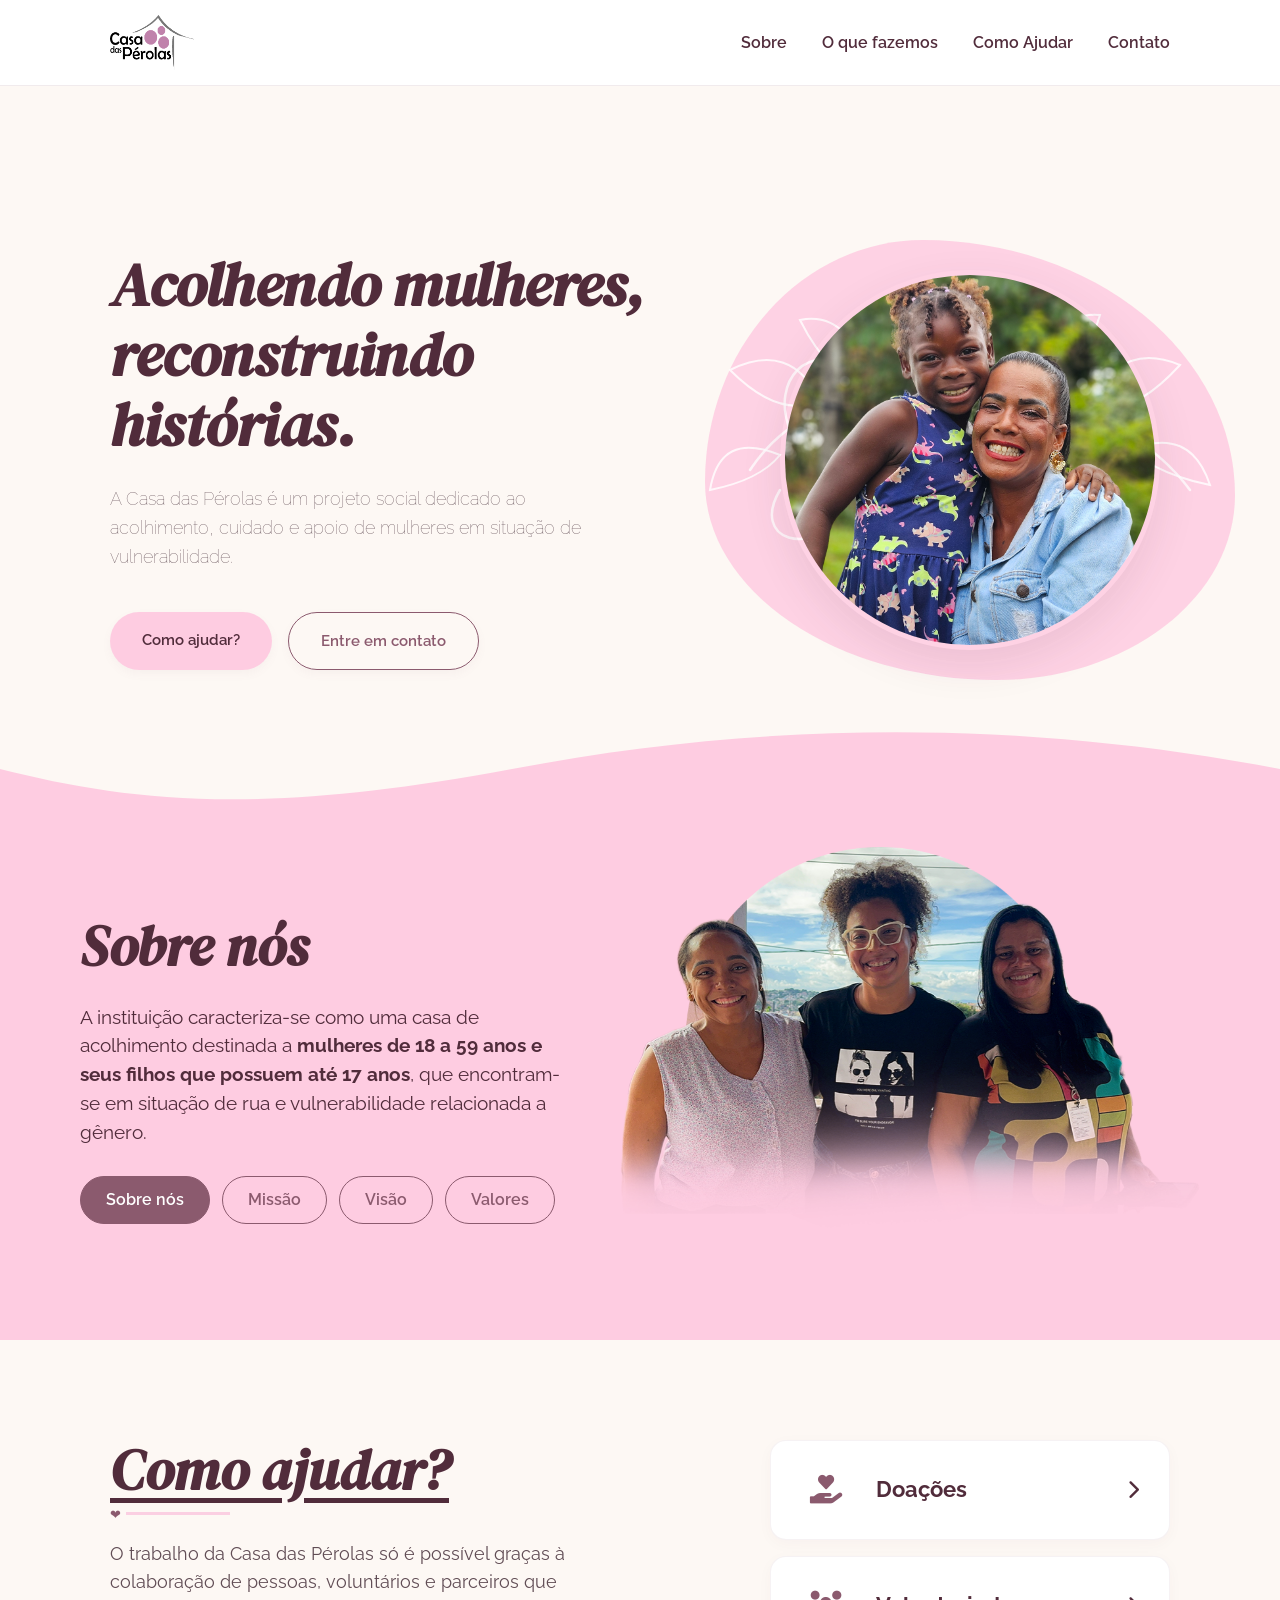
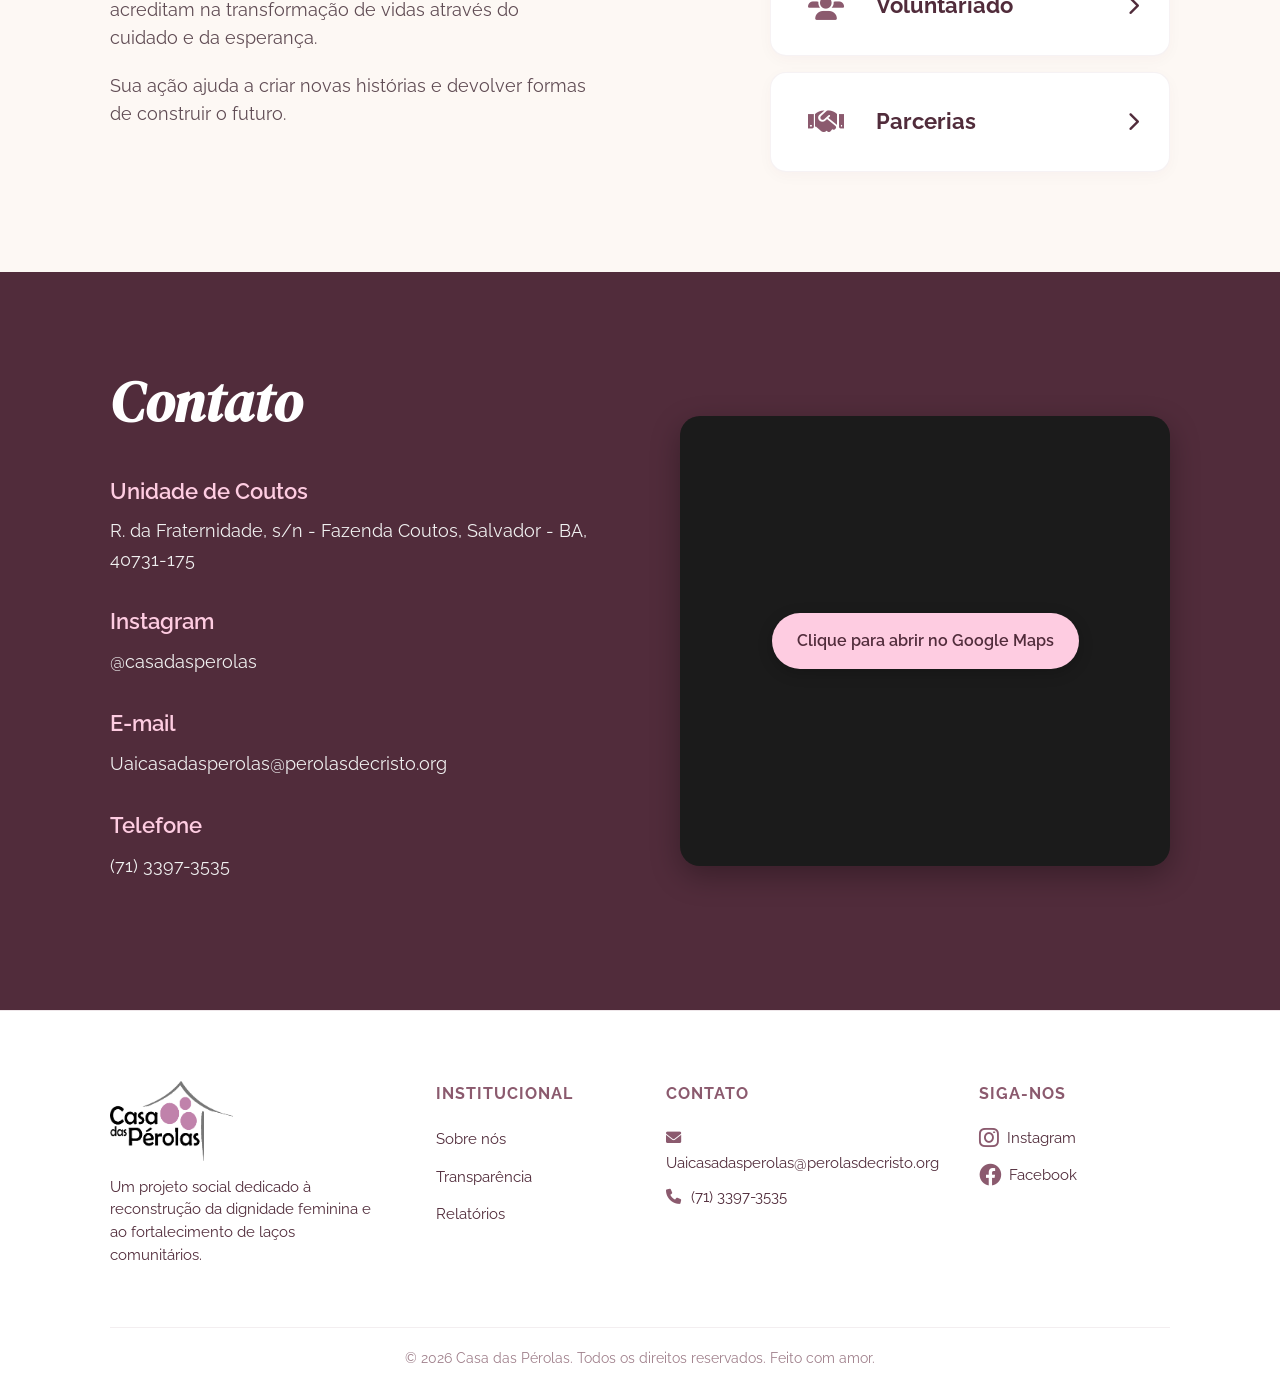
<file: public/index.html>
<!DOCTYPE html>
<html lang="pt-br">
<head>
    <meta charset="UTF-8">
    <meta name="viewport" content="width=device-width, initial-scale=1.0">
    <title>Casa das Pérolas</title>
    <link rel="stylesheet" href="css/style.css">
    <link href="https://fonts.googleapis.com/css2?family=DM+Serif+Display:ital@0;1&family=Raleway:wght@400;600&display=swap" rel="stylesheet">
    <link rel="stylesheet" href="https://cdnjs.cloudflare.com/ajax/libs/font-awesome/6.0.0/css/all.min.css">
    <link rel="icon" type="image/png" href="imgs/CasadasPerolasbranco.png">
</head>
<body>

    <header class="fixed-header">
        <div class="container nav-container">
            <div class="logo">
                <img src="imgs/CasadasPerolas.png" alt="Logo Casa das Pérolas" class="logo-img">
            </div>
            <nav>
                <div class="mobile-menu-icon">
                    <div class="bar"></div>
                    <div class="bar"></div>
                    <div class="bar"></div>
                </div>
                
                <ul class="nav-list">
                    <li><a href="#sobre">Sobre</a></li>
                    <li><a href="fazemos.html">O que fazemos</a></li>
                    <li><a href="doacoes.html">Como Ajudar</a></li>
                    <li><a href="#contato">Contato</a></li>
                </ul>
            </nav>
        </div>
    </header>

    <section class="hero">
        <div class="container flex-hero">
            <div class="hero-text">
                <h1>Acolhendo mulheres, reconstruindo histórias.</h1>
                <p>A Casa das Pérolas é um projeto social dedicado ao acolhimento, cuidado e apoio de mulheres em situação de vulnerabilidade.</p>
                <div class="hero-btns">
                    <a href="doacoes.html" class="btn btn-fill">Como ajudar?</a>
                    <a href="#contato" class="btn btn-outline">Entre em contato</a>
                </div>
            </div>
            <div class="hero-image">
                <div class="circle-img">
                    <img src="imgs/20260528_120318.jpg" alt="Mulher acolhida sorrindo">
                </div>
            </div>
        </div>
    </section>

    <section id="sobre" class="about-pink">
        <div class="container-flex">
            <div class="about-content">
                <h2 id="about-title">Sobre nós</h2>
                <p id="about-text">
                    A instituição caracteriza-se como uma casa de acolhimento destinada a 
                    <strong>mulheres de 18 a 59 anos e seus filhos que possuem até 17 anos</strong>, que encontram-se em situação de rua e vulnerabilidade relacionada a gênero.
                </p>
                
                <div class="filter-tabs">
                    <span class="tab active" data-target="sobre">Sobre nós</span>
                    <span class="tab" data-target="missao">Missão</span>
                    <span class="tab" data-target="visao">Visão</span>
                    <span class="tab" data-target="valores">Valores</span>
                </div>
            </div>

            <div class="about-image">
                <div class="circle-img">
                    <img id="about-img" src="imgs/mocasfoto.png" alt="Equipe Casa das Pérolas">
                </div>
            </div>
        </div>
    </section>

    <section id="ajudar" class="how-to-help">
    <div class="container grid-help">
        <div class="help-info">
            <h2>Como ajudar?</h2>
            <div class="heart-line"></div>
            <p>O trabalho da Casa das Pérolas só é possível graças à colaboração de pessoas, voluntários e parceiros que acreditam na transformação de vidas através do cuidado e da esperança.</p>
            <p>Sua ação ajuda a criar novas histórias e devolver formas de construir o futuro.</p>
        </div>
        
        <div class="help-cards-list">
            <div class="help-list-item" onclick="window.location.href='doacoes.html'">
                <div class="item-left-content">
                    <div class="icon-wrapper">
                        <i class="fas fa-hand-holding-heart"></i>
                    </div>
                    <span>Doações</span>
                </div>
                <i class="fas fa-chevron-right arrow-icon"></i>
            </div>
            
            <div class="help-list-item" onclick="window.location.href='fazemos.html'">
                <div class="item-left-content">
                    <div class="icon-wrapper">
                        <i class="fas fa-users"></i>
                    </div>
                    <span>Voluntariado</span>
                </div>
                <i class="fas fa-chevron-right arrow-icon"></i>
            </div>
            
            <div class="help-list-item">
                <div class="item-left-content">
                    <div class="icon-wrapper">
                        <i class="fas fa-handshake"></i>
                    </div>
                    <span>Parcerias</span>
                </div>
                <i class="fas fa-chevron-right arrow-icon"></i>
            </div>
        </div>
    </div>
</section>

    <section id="contato" class="contact-section">
        <div class="container grid-contact">
            <div class="contact-info">
                <h2>Contato</h2>
                <div class="info-block">
                    <h3>Unidade de Coutos</h3>
                    <p>R. da Fraternidade, s/n - Fazenda Coutos, Salvador - BA, 40731-175</p>
                </div>
                
                <div class="info-block">
                    <h3>Instagram</h3>
                    <p><a href="https://www.instagram.com/casadasperolas" target="_blank">@casadasperolas</a></p>
                </div>

                <div class="info-block">
                    <h3>E-mail</h3>
                    <p><a href="mailto:Uaicasadasperolas@perolasdecristo.org">Uaicasadasperolas@perolasdecristo.org</a></p>
                </div>

                <div class="info-block">
                    <h3>Telefone</h3>
                    <p><a href="tel:7133973535">(71) 3397-3535</a></p>
                </div>
            </div>

            <div class="contact-map">
                <iframe src="https://www.google.com/maps/embed?pb=!1m18!1m12!1m3!1d3889.907241248093!2d-38.471442499999995!3d-12.849267399999997!2m3!1f0!2f0!3f0!3m2!1i1024!2i768!4f13.1!3m3!1m2!1s0x716121a64e60a1d%3A0xc8dcd6bf62f05271!2sCasa%20das%20P%C3%A9rolas!5e0!3m2!1spt-BR!2sbr!4v1778345344307!5m2!1spt-BR!2sbr" width="100%" height="100%" style="border:0;" allowfullscreen="" loading="lazy"></iframe>

                <a href="https://maps.app.goo.gl/dtXo3tHDdNDzMDmg7" target="_blank" class="map-link-overlay">
                    <div class="map-button">Clique para abrir no Google Maps</div>
                </a>
            </div>
        </div>
    </section>

    <footer class="main-footer">
        <div class="container footer-grid">
            <div class="footer-column brand-column">
                <div class="logo-footer">
                    <img src="imgs/CasadasPerolas.png" alt="Logo Rodapé Casa das Pérolas" class="logo-img-footer">
                </div>
                <p>Um projeto social dedicado à reconstrução da dignidade feminina e ao fortalecimento de laços comunitários.</p>
            </div>

            <div class="footer-column links-column">
                <h3>Institucional</h3>
                <ul>
                    <li><a href="index.html#sobre">Sobre nós</a></li>
                    <li><a href="#">Transparência</a></li>
                    <li><a href="#">Relatórios</a></li>
                </ul>
            </div>

            <div class="footer-column links-column">
                <h3>Contato</h3>
                <p><i class="fas fa-envelope"></i> Uaicasadasperolas@perolasdecristo.org</p>
                <p><i class="fas fa-phone"></i> (71) 3397-3535</p>
            </div>

            <div class="footer-column links-column">
                <h3>Siga-nos</h3>
                <div class="social-links">
                    <a href="https://www.instagram.com/casadasperolas" target="_blank">
                        <i class="fab fa-instagram"></i> Instagram
                    </a>
                    <a href="https://www.facebook.com/casadasperolas" target="_blank">
                        <i class="fab fa-facebook"></i> Facebook
                    </a>
                </div>
            </div>
        </div>

        <div class="footer-bottom">
            <div class="container">
                <hr>
                <p>© 2026 Casa das Pérolas. Todos os direitos reservados. Feito com amor.</p>
            </div>
        </div>
    </footer>

    <script src="js/script.js"></script>
</body>
</html>
</file>
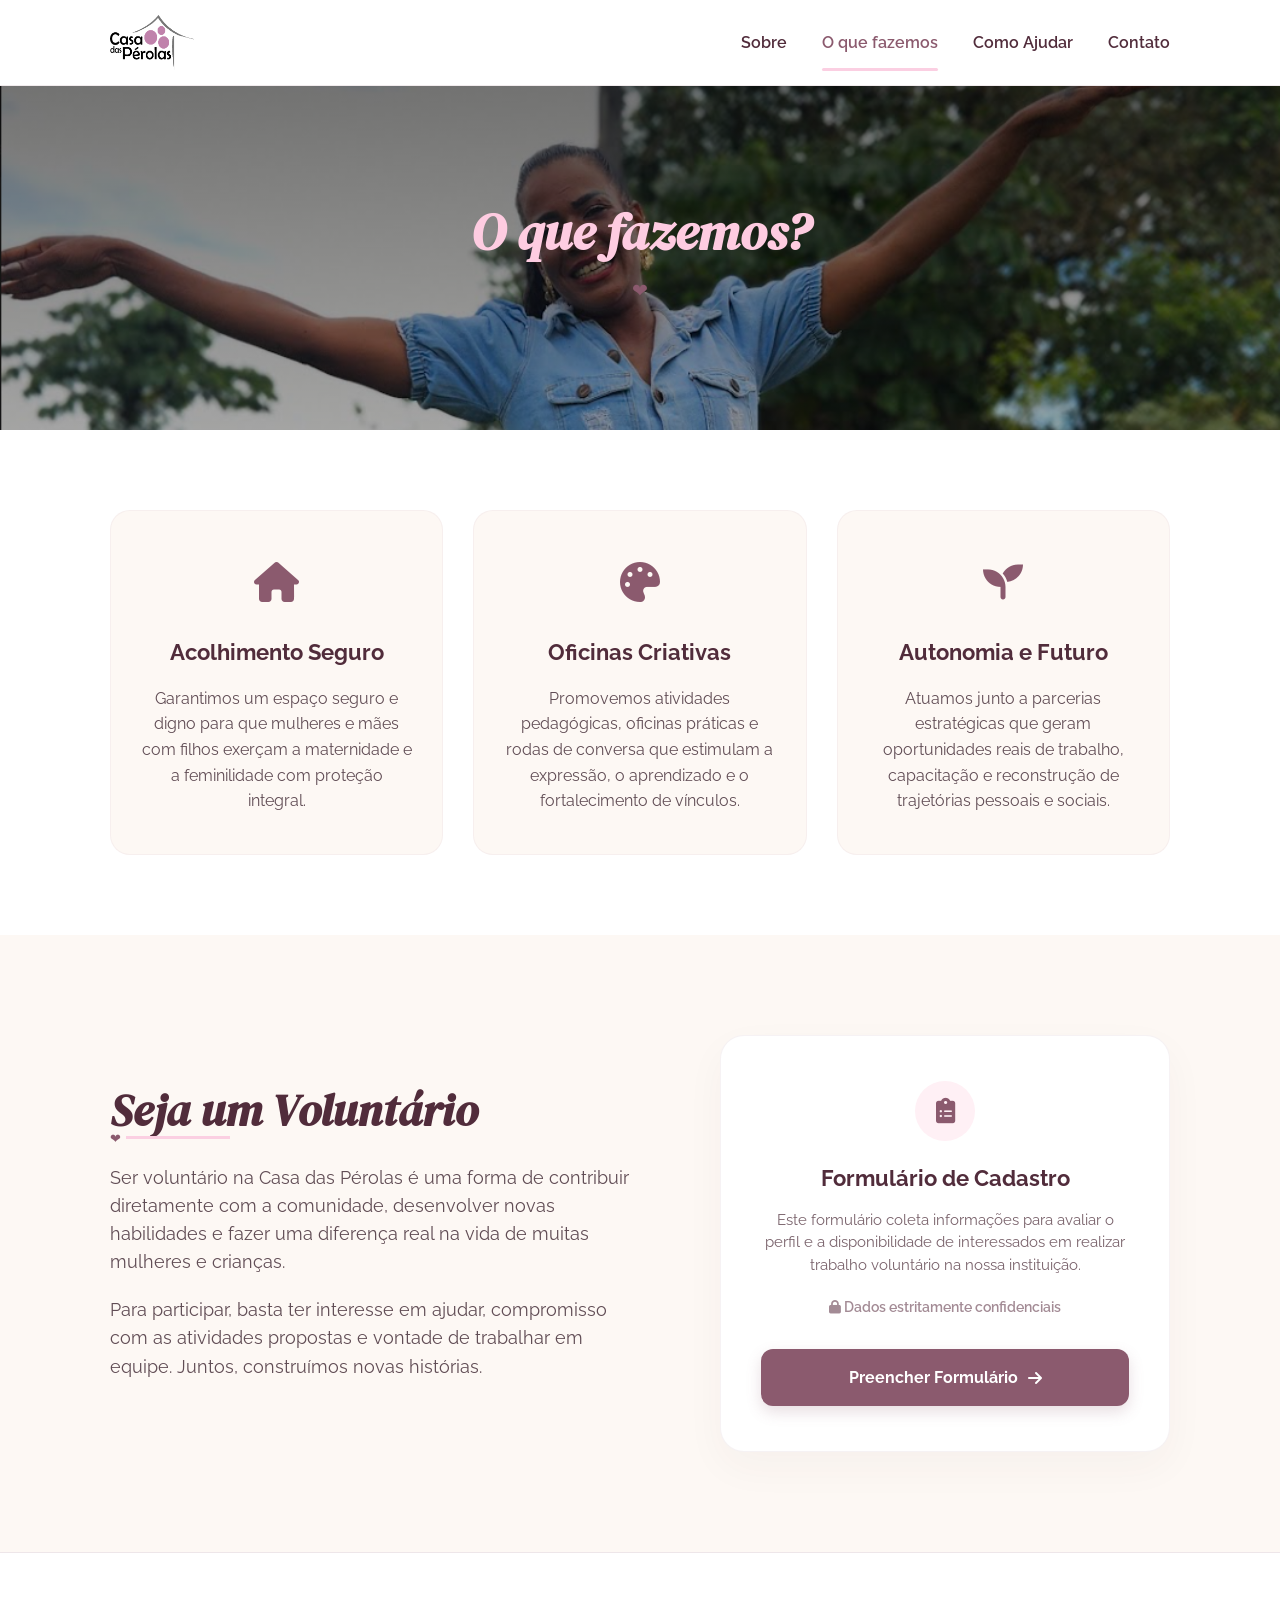
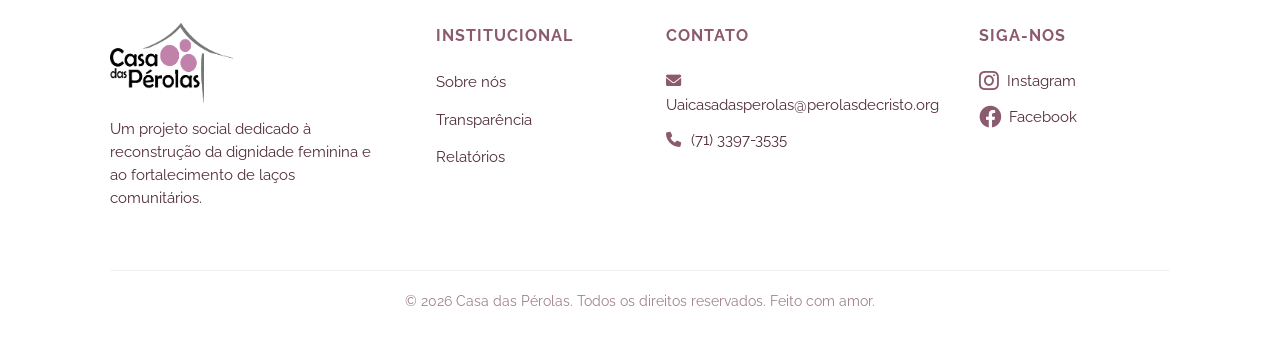
<file: public/fazemos.html>
<!DOCTYPE html>
<html lang="pt-br">
<head>
    <meta charset="UTF-8">
    <meta name="viewport" content="width=device-width, initial-scale=1.0">
    <title>O que fazemos - Casa das Pérolas</title>
    <link rel="stylesheet" href="css/style.css">
    <link href="https://fonts.googleapis.com/css2?family=DM+Serif+Display:ital@0;1&family=Raleway:wght@400;600;700&display=swap" rel="stylesheet">
    <link rel="stylesheet" href="https://cdnjs.cloudflare.com/ajax/libs/font-awesome/6.0.0/css/all.min.css">
    <link rel="icon" type="image/png" href="imgs/CasadasPerolasbranco.png">
</head>
<body>

    <header class="fixed-header">
        <div class="container nav-container">
            <div class="logo" onclick="window.location.href='index.html'" style="cursor: pointer;">
                <img src="imgs/CasadasPerolas.png" alt="Logo Casa das Pérolas" class="logo-img">
            </div>
            <nav>
                <div class="mobile-menu-icon">
                    <div class="bar"></div>
                    <div class="bar"></div>
                    <div class="bar"></div>
                </div>
                
                <ul class="nav-list">
                    <li><a href="index.html#sobre">Sobre</a></li>
                    <li><a href="fazemos.html" class="active">O que fazemos</a></li>
                    <li><a href="doacoes.html">Como Ajudar</a></li>
                    <li><a href="index.html#contato">Contato</a></li>
                </ul>
            </nav>
        </div>
    </header>

   <section class="page-header-wave">
    <div class="header-wave-content">
        <h1>O que fazemos?</h1>
        <div class="heart-line-center"></div>
    </div>
</section>
</section>

<section class="pillars-section">
    <div class="container grid-pillars">
        <div class="pillar-card">
            <div class="pillar-icon"><i class="fas fa-home"></i></div>
            <h3>Acolhimento Seguro</h3>
            <p>Garantimos um espaço seguro e digno para que mulheres e mães com filhos exerçam a maternidade e a feminilidade com proteção integral.</p>
        </div>
        
        <div class="pillar-card">
            <div class="pillar-icon"><i class="fas fa-palette"></i></div>
            <h3>Oficinas Criativas</h3>
            <p>Promovemos atividades pedagógicas, oficinas práticas e rodas de conversa que estimulam a expressão, o aprendizado e o fortalecimento de vínculos.</p>
        </div>
        
        <div class="pillar-card">
            <div class="pillar-icon"><i class="fas fa-seedling"></i></div>
            <h3>Autonomia e Futuro</h3>
            <p>Atuamos junto a parcerias estratégicas que geram oportunidades reais de trabalho, capacitação e reconstrução de trajetórias pessoais e sociais.</p>
        </div>
    </div>
</section>

<section class="volunteer-section">
    <div class="container grid-volunteer">
        
        <div class="volunteer-text-box">
            <h2>Seja um Voluntário</h2>
            <div class="heart-line"></div>
            <p>Ser voluntário na Casa das Pérolas é uma forma de contribuir diretamente com a comunidade, desenvolver novas habilidades e fazer uma diferença real na vida de muitas mulheres e crianças.</p>
            <p>Para participar, basta ter interesse em ajudar, compromisso com as atividades propostas e vontade de trabalhar em equipe. Juntos, construímos novas histórias.</p>
        </div>
        
        <div class="volunteer-form-card">
            <div class="form-card-icon">
                <i class="fas fa-clipboard-list"></i>
            </div>
            <h3>Formulário de Cadastro</h3>
            <p>Este formulário coleta informações para avaliar o perfil e a disponibilidade de interessados em realizar trabalho voluntário na nossa instituição.</p>
            <span class="confidential-tag"><i class="fas fa-lock"></i> Dados estritamente confidenciais</span>
            
            <a href="https://docs.google.com/forms/d/e/1FAIpQLScGUoLutkD2fxY-RVf4ovUR4-QSPZfLRz5FHzMl7vpHNCWa0g/viewform?pli=1&pli=1" target="_blank" class="btn-volunteer-submit">
                Preencher Formulário <i class="fas fa-arrow-right"></i>
            </a>
        </div>
        
    </div>
</section>

    <footer class="main-footer">
        <div class="container footer-grid">
            <div class="footer-column brand-column">
                <div class="logo-footer">
                    <img src="imgs/CasadasPerolas.png" alt="Logo Rodapé Casa das Pérolas" class="logo-img-footer">
                </div>
                <p>Um projeto social dedicado à reconstrução da dignidade feminina e ao fortalecimento de laços comunitários.</p>
            </div>

            <div class="footer-column links-column">
                <h3>Institucional</h3>
                <ul>
                    <li><a href="index.html#sobre">Sobre nós</a></li>
                    <li><a href="#">Transparência</a></li>
                    <li><a href="#">Relatórios</a></li>
                </ul>
            </div>

            <div class="footer-column links-column">
                <h3>Contato</h3>
                <p><i class="fas fa-envelope"></i> Uaicasadasperolas@perolasdecristo.org</p>
                <p><i class="fas fa-phone"></i> (71) 3397-3535</p>
            </div>

            <div class="footer-column links-column">
                <h3>Siga-nos</h3>
                <div class="social-links">
                    <a href="https://www.instagram.com/casadasperolas" target="_blank">
                        <i class="fab fa-instagram"></i> Instagram
                    </a>
                    <a href="https://www.facebook.com/casadasperolas" target="_blank">
                        <i class="fab fa-facebook"></i> Facebook
                    </a>
                </div>
            </div>
        </div>

        <div class="footer-bottom">
            <div class="container">
                <hr>
                <p>© 2026 Casa das Pérolas. Todos os direitos reservados. Feito com amor.</p>
            </div>
        </div>
    </footer>

    <script src="js/script.js"></script>
</body>
</html>
</file>
<file: public/css/style.css>
/* Variáveis de Cores Atualizadas */
:root {
    --rosa-claro: #fecce1;    /* Fundo e Header */
    --marsala-medio: #8b5a6e; /* Botões e Títulos */
    --marsala-escuro: #512c3b; /* Texto e Destaques */
    --bege-fundo: #fdf8f4;    /* Fundo das seções claras */
}

* {
    margin: 0;
    padding: 0;
    box-sizing: border-box;
}

body {
    font-family: 'Raleway', sans-serif;
    background-color: var(--bege-fundo);
    color: var(--marsala-escuro);
    line-height: 1.6;
    overflow-x: hidden;
}

.container {
    max-width: 1100px;
    margin: 0 auto;
    padding: 0 20px;
}

/* Header */
header {
    background-color: var(--rosa-claro);
    padding: 20px 0;
}

.nav-container {
    display: flex;
    justify-content: space-between;
    align-items: center;
}

.logo {
    font-family: 'DM Serif Display', serif;
    font-size: 1.5rem;
    color: var(--marsala-escuro);
}

nav ul {
    display: flex;
    list-style: none;
}

nav ul li a {
    text-decoration: none;
    color: var(--marsala-escuro);
    margin-left: 30px;
    font-weight: 600;
    font-size: 0.9rem;
}

/* Hero Section */
.hero {
    padding: 100px 0;
}

.flex-hero {
    display: flex;
    align-items: center;
    justify-content: space-between;
    gap: 40px;
}

.hero-text {
    flex: 1;
}

h1, h2 {
    font-family: 'DM Serif Display', serif;
    font-style: italic;
    font-size: 3.5rem;
    color: var(--marsala-escuro);
    line-height: 1.1;
    margin-bottom: 25px;
}

.hero-text p {
    font-size: 1.1rem;
    margin-bottom: 35px;
    max-width: 500px;
}

.hero-btns {
    display: flex;
    gap: 15px;
}

/* Botões */
.btn {
    padding: 14px 28px;
    border-radius: 50px;
    text-decoration: none;
    font-weight: 600;
    font-size: 0.9rem;
    transition: 0.3s ease;
}

.btn-fill {
    background-color: var(--rosa-claro); /* Rosa bem clarinho para o botão */
    color: var(--marsala-medio);
}

.btn-outline {
    border: 1px solid var(--marsala-medio);
    color: var(--marsala-medio);
}

.btn:hover {
    transform: translateY(-2px);
}

/* Imagens Circulares */
.circle-img {
    width: 450px;
    height: 450px;
    border-radius: 50%;
    overflow: hidden;
    flex-shrink: 0;
    box-shadow: 0 15px 35px rgba(0,0,0,0.08);
}

.circle-img img {
    width: 100%;
    height: 100%;
    object-fit: cover;
}

/* Seção Sobre (Faixa Rosa com a Onda Acoplada) */
.about-pink {
    background-color: #fecce1; /* Cor rosa fiel ao seu pedido */
    padding: 140px 0 80px 0; /* Aumentado para 140px para empurrar o texto ainda mais para baixo */
    margin: 0; 
    position: relative; 
}

/* O SEGREDO DA ONDA ESPELHADA E AFASTADA */
.about-pink::before {
    content: "";
    position: absolute;
    top: -95px; /* Ajustado milimetricamente para dar mais respiro aos botões de cima */
    left: 0;
    width: 100%;
    height: 100px; 
    background-color: transparent;
    
    /* Desenho vetorial da onda curva */
    background-image: url("data:image/svg+xml,%3Csvg xmlns='http://www.w3.org/2000/svg' viewBox='0 0 1440 100' preserveAspectRatio='none'%3E%3Cpath fill='%23fecce1' d='M0,64 C288,15 576,15 864,64 C1152,112 1296,96 1440,64 L1440,100 L0,100 Z'%3E%3C/path%3E%3C/svg%3E");
    background-size: 100% 100%;
    background-repeat: no-repeat;
    pointer-events: none;
    z-index: 1;

    /* MÁGICA DE ESPELHAMENTO: Inverte a onda horizontalmente */
    transform: scaleX(-1); 
}

/* O segredo para o alinhamento está aqui */
.about-pink .container-flex {
    display: flex;
    align-items: center; /* Centraliza verticalmente texto e imagem */
    justify-content: space-between;
    gap: 50px;
    max-width: 1200px; /* Ajuste conforme a largura do seu projeto */
    margin: 0 auto;
    padding: 0 40px;
    position: relative;
    z-index: 2; /* Garante que o conteúdo fique na frente do efeito da onda */
}

/* Lado do Texto */
.about-content {
    flex: 1.2; /* Dá um pouco mais de espaço para o texto */
    text-align: left;
}

.about-content h2 {
    font-family: 'DM Serif Display', serif;
    font-size: 3.5rem;
    color: #512c3b;
    margin-bottom: 25px;
    font-style: italic;
}

.about-content p {
    font-family: 'Raleway', sans-serif;
    font-size: 1.2rem;
    line-height: 1.5;
    color: #512c3b;
    margin-bottom: 30px;
    max-width: 600px; /* Impede que o texto se espalhe demais */
}

/* Lado da Imagem */
.about-image {
    flex: 0.8;
    display: flex;
    justify-content: flex-end;
}

/* Tabs (Abas) */
.filter-tabs {
    display: flex;
    gap: 12px;
}

.tab {
    padding: 10px 25px;
    border: 1px solid #8b5a6e;
    border-radius: 30px;
    font-family: 'Raleway', sans-serif;
    font-weight: 600;
    color: #8b5a6e;
    cursor: pointer;
    background: transparent;
    transition: 0.3s;
}

.tab.active {
    background-color: #8b5a6e;
    color: white;
}

/* Como Ajudar */
.how-to-help {
    padding: 100px 0;
}

.grid-help {
    display: grid;
    grid-template-columns: 1.2fr 0.8fr;
    gap: 60px;
    align-items: start;
}

.help-info h2 {
    text-decoration: underline;
    text-underline-offset: 8px;
}

.help-cards {
    display: flex;
    flex-direction: column;
    gap: 10px;
}

.card {
    background-color: var(--marsala-medio);
    color: white;
    padding: 30px;
    border-radius: 15px;
    text-align: center;
    font-size: 1.3rem;
    font-weight: 600;
    cursor: pointer;
    transition: 0.3s;
}

.card:hover {
    background-color: var(--marsala-escuro);
}

/* Animações */
.fade-in {
    animation: fadeIn 0.6s ease-out forwards;
}

@keyframes fadeIn {
    from { opacity: 0; transform: translateY(15px); }
    to { opacity: 1; transform: translateY(0); }
}

@media (max-width: 768px) {
    .flex-hero, .container-flex, .grid-help {
        flex-direction: column;
        grid-template-columns: 1fr;
        text-align: center;
    }
    
    .hero-text p { margin: 0 auto 30px; }
    .hero-btns { justify-content: center; }
    .filter-tabs { justify-content: center; }
    

}

/* Reset e Estilo Geral do Footer */
.main-footer {
    background-color: var(--bege-fundo); /* Fundo suave */
    padding: 80px 0 30px 0;
    border-top: 1px solid rgba(139, 90, 110, 0.2); /* Linha sutil marsala */
    color: var(--marsala-escuro);
}

.footer-grid {
    display: grid;
    grid-template-columns: 1.5fr 1fr 1fr 1fr;
    gap: 40px;
    align-items: start;
}

/* Estilo da Logo no Footer */
.logo-footer {
    font-family: 'DM Serif Display', serif;
    font-size: 1.8rem;
    color: var(--marsala-medio);
    margin-bottom: 15px;
}

.brand-column p {
    font-size: 0.95rem;
    max-width: 300px;
    line-height: 1.5;
}

/* Títulos das Colunas */
.footer-column h3 {
    font-family: 'Raleway', sans-serif;
    font-weight: 700;
    font-size: 1.1rem;
    text-transform: uppercase;
    letter-spacing: 1px;
    margin-bottom: 20px;
    color: var(--marsala-escuro);
}

/* Listas e Links */
.footer-column ul {
    list-style: none;
}

.footer-column ul li {
    margin-bottom: 12px;
}

.footer-column a {
    text-decoration: none;
    color: var(--marsala-escuro);
    font-size: 0.95rem;
    transition: color 0.3s ease;
}

.footer-column a:hover {
    color: var(--marsala-medio);
}

.footer-column p {
    font-size: 0.95rem;
    margin-bottom: 10px;
}

/* Parte Inferior (Copyright) */
.footer-bottom {
    margin-top: 50px;
    text-align: center;
}

.footer-bottom hr {
    border: 0;
    border-top: 1px solid rgba(139, 90, 110, 0.1);
    margin-bottom: 25px;
}

.footer-bottom p {
    font-size: 0.85rem;
    color: #a0808c; /* Um tom de cinza rosado */
}

/* Ajuste para telas menores */
@media (max-width: 768px) {
    .footer-grid {
        grid-template-columns: 1fr 1fr;
        text-align: center;
    }
    
    .brand-column {
        grid-column: span 2;
        margin-bottom: 30px;
    }
    
    .brand-column p {
        margin: 0 auto;
    }
}

/* Responsividade do Menu */
@media (max-width: 768px) {
    .mobile-menu-icon { display: flex; }

    .nav-list {
        display: none; /* Esconde a lista original */
        flex-direction: column;
        position: absolute;
        top: 70px;
        left: 0;
        width: 100%;
        background-color: var(--rosa-claro);
        padding: 20px;
        text-align: center;
        z-index: 1000;
    }

    /* Classe que o JS vai adicionar */
    .nav-list.active { display: flex; }
    
    nav ul li { margin: 15px 0; }
}

html {
    scroll-behavior: smooth;
}

/* Seção de Contato */
.contact-section {
    background-color: var(--marsala-escuro); /* #512c3b */
    padding: 100px 0;
    color: #ffffff;
}

.grid-contact {
    display: grid;
    grid-template-columns: 1fr 1fr;
    gap: 80px;
    align-items: center;
}

.contact-info h2 {
    font-family: 'DM Serif Display', serif;
    font-size: 3.5rem;
    color: #ffffff; /* Branco para destacar no fundo escuro */
    margin-bottom: 40px;
    font-style: italic;
}

.info-block {
    margin-bottom: 30px;
}

.info-block h3 {
    font-family: 'Raleway', sans-serif;
    font-weight: 600;
    font-size: 1.4rem;
    margin-bottom: 8px;
    color: var(--rosa-claro); /* #fecce1 */
}

.info-block p, .info-block a {
    font-family: 'Raleway', sans-serif;
    font-size: 1.1rem;
    color: #f0f0f0;
    text-decoration: none;
    line-height: 1.6;
}

.info-block a:hover {
    text-decoration: underline;
    color: var(--rosa-claro);
}

/* Estilização do Mapa */
.contact-map {
    position: relative;
    border-radius: 20px;
    overflow: hidden;
    height: 450px;
    box-shadow: 0 20px 40px rgba(0,0,0,0.3);
}

.map-link {
    display: block;
    width: 100%;
    height: 100%;
    position: relative;
}

/* Camada que aparece ao passar o mouse sobre o mapa */
.map-overlay {
    position: absolute;
    top: 0;
    left: 0;
    width: 100%;
    height: 100%;
    background-color: rgba(81, 44, 59, 0.4);
    display: flex;
    justify-content: center;
    align-items: center;
    opacity: 0;
    transition: 0.3s ease;
    z-index: 2;
    pointer-events: none; /* Deixa o clique passar para o link */
}

.map-link:hover .map-overlay {
    opacity: 1;
}

.map-overlay span {
    background-color: var(--rosa-claro);
    color: var(--marsala-escuro);
    padding: 12px 25px;
    border-radius: 30px;
    font-weight: 600;
}

/* Iframe do mapa */
.contact-map iframe {
    filter: grayscale(0.3) contrast(1.1); /* Um leve filtro para combinar com o site */
}

/* Responsividade */
@media (max-width: 992px) {
    .grid-contact {
        grid-template-columns: 1fr;
        gap: 50px;
        text-align: center;
    }

    .contact-info h2 {
        font-size: 3rem;
    }

    .contact-map {
        height: 350px;
    }
}

.contact-map {
    position: relative;
    border-radius: 20px;
    overflow: hidden;
    height: 450px;
    background-color: #222; /* Fundo preto caso o mapa demore a carregar */
    box-shadow: 0 20px 40px rgba(0,0,0,0.3);
}

.contact-map iframe {
    width: 100%;
    height: 100%;
    border: none;
    display: block;
}

.map-link {
    display: block;
    width: 100%;
    height: 100%;
    text-decoration: none;
}

.contact-map {
    position: relative;
    width: 100%;
    height: 450px;
    border-radius: 20px;
    overflow: hidden;
    box-shadow: 0 10px 30px rgba(0,0,0,0.3);
}

/* Link que cobre todo o mapa */
.map-link-overlay {
    position: absolute;
    top: 0;
    left: 0;
    width: 100%;
    height: 100%;
    display: flex;
    justify-content: center;
    align-items: center;
    background: rgba(0, 0, 0, 0.2); /* Escurece o mapa levemente */
    text-decoration: none;
    z-index: 10; /* Garante que fique na frente do iframe */
    transition: background 0.3s ease;
}

.map-link-overlay:hover {
    background: rgba(0, 0, 0, 0.4); /* Escurece mais ao passar o mouse */
}

/* Estilo do Botão Rosa */
.map-button {
    background-color: #fecce1; /* Seu rosa claro */
    color: #512c3b; /* Seu marsala escuro */
    padding: 15px 25px;
    border-radius: 50px;
    font-weight: 600;
    font-family: 'Raleway', sans-serif;
    box-shadow: 0 4px 15px rgba(0,0,0,0.2);
    transition: transform 0.3s ease;
}

.map-link-overlay:hover .map-button {
    transform: scale(1.05); /* Efeito de pulso ao passar o mouse */
}

.social-links {
    display: flex;
    flex-direction: column;
    gap: 12px;
}

.social-links a {
    display: flex;
    align-items: center;
    gap: 10px; /* Espaço entre o ícone e o texto */
    text-decoration: none;
    color: var(--marsala-escuro);
    font-family: 'Raleway', sans-serif;
    font-size: 1rem;
    transition: transform 0.3s ease, color 0.3s ease;
}

/* Tamanho do ícone */
.social-links i {
    font-size: 1.4rem;
    color: var(--marsala-medio);
}

/* Efeito ao passar o mouse */
.social-links a:hover {
    color: var(--marsala-medio);
    transform: translateX(5px); /* Move levemente para a direita */
}

.social-links a:hover i {
    color: var(--marsala-escuro);
}

/* Header Fixo no Topo */
.fixed-header {
    position: fixed;
    top: 0;
    left: 0;
    width: 100%;
    z-index: 1000;
    background-color: var(--rosa-claro);
    box-shadow: 0 2px 10px rgba(0, 0, 0, 0.1);
    padding: 10px 0;
}

/* Compensação para o conteúdo não ficar escondido atrás do header fixo */
body {
    padding-top: 80px; /* Ajuste conforme a altura do seu header */
}

/* Ajuste das Logos PNG */
.logo-img {
    height: 60px; /* Ajuste conforme o tamanho do seu PNG */
    width: auto;
    display: block;
}

.logo-img-footer {
    height: 80px; /* Logo um pouco maior no rodapé */
    width: auto;
    margin-bottom: 15px;
    display: block;
}

/* Ajuste do container para alinhar a imagem da logo */
.nav-container {
    display: flex;
    justify-content: space-between;
    align-items: center;
}

/* --- AJUSTE MOBILE (FIGMA) --- */

@media (max-width: 768px) {
    /* Ajuste do Header Mobile */
    .fixed-header {
        padding: 10px 0;
    }
    
    .logo-img {
        height: 45px; /* Logo menor no mobile */
    }

    /* Hero Section Mobile */
    .hero {
        padding: 40px 0;
        text-align: center;
    }

    .flex-hero {
        flex-direction: column;
        gap: 30px;
    }

    h1 {
        font-size: 2.2rem; /* Diminuir o título para não quebrar feio */
    }

    /* Seção Sobre Nós (Rosa) Mobile */
    .about-pink {
        padding: 40px 0;
        border-radius: 0; /* Remover arredondamento se o Figma for reto no mobile */
    }

    .container-flex {
        flex-direction: column;
        text-align: center;
        gap: 30px;
    }

    .about-content h2 {
        font-size: 2.5rem;
        margin-bottom: 20px;
    }

    .about-content p {
        font-size: 1rem;
        margin: 0 auto 25px auto;
        max-width: 100%;
    }

    /* Tabs (Botões Sobre/Missão/Etc) no Mobile */
    .filter-tabs {
        display: grid; /* Usar grid para ficarem em 2x2 ou scroll lateral */
        grid-template-columns: 1fr 1fr;
        gap: 10px;
        justify-content: center;
    }

    .tab {
        padding: 12px 10px;
        font-size: 0.85rem;
        width: 100%; /* Ocupar o espaço do grid */
        display: flex;
        align-items: center;
        justify-content: center;
        min-height: 50px; /* Garante que o texto não corte */
    }

    /* Seção Como Ajudar Mobile */
    .how-to-help {
        padding: 50px 0;
    }

    .grid-help {
        grid-template-columns: 1fr;
        text-align: center;
        gap: 30px;
    }

    .help-cards {
        width: 100% !important;
        max-width: 100% !important;
        padding: 0 15px !important; /* Margem sutil nas bordas do celular */
    }

    /* Remove o limite de tamanho, fazendo o card ocupar a linha vermelha toda */
    .card {
        max-width: 100% !important; /* Quebra o limite de 450px no celular */
        width: 100% !important;
        padding: 22px 20px !important; /* Ajusta o padding interno para telas menores */
    }

    /* Seção de Contato Mobile */
    .grid-contact {
        grid-template-columns: 1fr;
        gap: 40px;
        text-align: center;
    }

    .contact-map {
        height: 300px;
    }

    /* Footer Mobile */
    .footer-grid {
        grid-template-columns: 1fr;
        gap: 30px;
        text-align: center;
    }

    .footer-column.brand-column p {
        margin: 0 auto;
    }

    .social-links {
        align-items: center;
    }
}
/* ==========================================================================
   DONATION BANNER (FOTO + GRADIENTE CORRIGIDOS)
   ========================================================================== */
.donation-banner {
    height: 400px;
    background-size: cover;
    background-position: center;
    display: flex;
    align-items: center;
    position: relative;
    
    /* CORREÇÃO DO CAMINHO: Adicionado ../ para sair da pasta css e entrar em imgs */
    background-image: linear-gradient(180deg, rgba(0, 0, 0, 0.55) 0%, rgba(0, 0, 0, 0.35) 100%), 
                      url('../imgs/comoajudar.png') !important;
}

.donation-banner h1 {
    font-family: 'DM Serif Display', serif;
    font-size: 4rem;
    color: white !important;
    font-style: italic;
    text-shadow: 0 2px 12px rgba(0, 0, 0, 0.5);
}

/* ==========================================================================
   VERSÃO MOBILE (SEU LAYOUT AJUSTADO)
   ========================================================================== */
@media (max-width: 768px) {
    
    .donation-banner {
        height: 250px !important;
        display: flex !important;
        align-items: center !important;
        justify-content: center !important;
        background-position: center 30% !important; /* Mantém o enquadramento ideal no telemóvel */
    }

    .donation-banner h1 {
        font-size: 2.8rem !important;
        text-align: center !important;
        width: 100% !important;
        padding: 0 15px !important;
        margin: 0 !important;
        letter-spacing: -0.5px;
    }

    .donation-options {
        padding: 40px 0 20px 0 !important;
    }
}

/* Faixas coloridas abaixo do banner */
.color-bars {
    display: flex;
    width: 100%;
    height: 15px;
}
.bar-1 { flex: 1; background-color: #512c3b; }
.bar-2 { flex: 1; background-color: #8b5a6e; }
.bar-3 { flex: 1; background-color: #fecce1; }
.bar-4 { flex: 1; background-color: #4a3b3f; }

/* Submenu de opções */
.donation-options {
    padding: 60px 0;
}
.options-grid {
    display: grid;
    grid-template-columns: 1fr 1fr 1fr;
    gap: 30px;
}
.option-card {
    background-color: #fff4f7;
    padding: 30px;
    border-radius: 15px;
    border: 1px solid rgba(13b, 90, 110, 0.1);
}
.option-card.active {
    background: linear-gradient(135deg, #fecce1, #f8bbd0);
    border: 1px solid var(--marsala-medio);
}
.option-card h3 {
    font-family: 'DM Serif Display', serif;
    font-style: italic;
    font-size: 1.8rem;
    margin-bottom: 10px;
    color: var(--marsala-escuro);
}

/* Seção Materiais (Fundo Escuro) */
.materials-section {
    background-color: var(--marsala-escuro);
    color: white;
    padding: 80px 0;
}
.grid-materials {
    display: grid;
    grid-template-columns: 1.2fr 0.8fr;
    gap: 60px;
    align-items: center;
}
.materials-text h2 {
    color: white;
    font-size: 3.5rem;
    margin-bottom: 25px;
}
.allowed-items-box {
    background-color: #fecce1;
    color: var(--marsala-escuro);
    padding: 30px;
    border-radius: 20px;
    margin: 30px 0;
}
.allowed-items-box h3 {
    font-weight: bold;
    margin-bottom: 19px;
    font-size: 1.5rem;
}

.delivery-hours strong {
    margin: 19px;
    font-size: 1.5rem;
}

.allowed-items-box ul {
    list-style: none;
}
.allowed-items-box ul li {
    margin-bottom: 8px;
    font-weight: 600;
}
.materials-images {
    display: flex;
    flex-direction: column;
    gap: 20px;
}
.rounded-img {
    width: 150%;
    height: 290px;
    object-fit: cover;
    border-radius: 20px;
    box-shadow: 0 10px 20px rgba(0,0,0,0.2);
}

/* Seção Financeira (Fundo Claro) */
.financial-section {
    padding: 80px 0;
    background-color: var(--bege-fundo);
}
.grid-financial {
    display: grid;
    grid-template-columns: 1.2fr 0.8fr;
    gap: 60px;
    align-items: center;
}
.financial-text h2 {
    font-size: 3.5rem;
    margin-bottom: 5px;
}
.financial-text .subtitle {
    font-size: 1.3rem;
    font-weight: 600;
    margin-bottom: 30px;
}
.bank-details-grid {
    display: grid;
    grid-template-columns: 1fr 1fr 1fr;
    gap: 15px;
    margin: 25px 0 15px;
}
.bank-card, .full-width-bank-card {
    background-color: var(--marsala-escuro);
    color: white;
    padding: 15px 20px;
    border-radius: 12px;
}
.bank-card span, .full-width-bank-card span {
    display: block;
    font-size: 0.85rem;
    opacity: 0.8;
}
.bank-card strong, .full-width-bank-card strong {
    font-size: 1.1rem;
}
.full-width-bank-card {
    margin-bottom: 15px;
}
.fav-card {
    background-color: #633649; /* Leve variação harmônica */
}
.financial-qrcode {
    display: flex;
    justify-content: center;
}
.qrcode-wrapper {
    background: white;
    padding: 20px;
    border-radius: 20px;
    box-shadow: 0 15px 35px rgba(0,0,0,0.06);
}
.qrcode-img {
    width: 280px;
    height: 280px;
    display: block;
}

/* Responsividade Mobile da página de doações */
@media (max-width: 768px) {
    .options-grid { grid-template-columns: 1fr; }
    .grid-materials, .grid-financial { grid-template-columns: 1fr; text-align: center; }
    .bank-details-grid { grid-template-columns: 1fr; }
    .donation-banner h1 { font-size: 2.8rem; }
}

/* --- PÁGINA O QUE FAZEMOS & VOLUNTARIADO --- */

/* Banners horizontais de largura total */
.page-banner {
    background-color: var(--rosa-claro); /* #fecce1 */
    padding: 40px 0;
    text-align: center;
}

.page-banner h1, .page-banner h2 {
    font-family: 'DM Serif Display', serif;
    font-style: italic;
    font-size: 3.5rem;
    color: var(--marsala-escuro); /* #512c3b */
    margin: 0;
}

/* Faixa rosa claro do segundo título */
.bg-light-pink {
    background-color: var(--rosa-claro); /* Um tom de rosa ligeiramente mais suave para variação se preferir, ou mantenha var(--rosa-claro) */
}

/* Container de texto centralizado e ajustado para não espalhar muito na tela */
.section-intro {
    padding: 60px 0;
    background-color: var(--bege-fundo);
}

.text-container-narrow {
    max-width: 900px;
    margin: 0 auto;
}

.text-container-narrow p {
    font-family: 'Raleway', sans-serif;
    font-size: 1.25rem;
    line-height: 1.7;
    color: var(--marsala-escuro);
    text-align: justify;
}

/* Seção do Cadastro de Voluntário */
.volunteer-signup-section {
    padding: 80px 0;
    background-color: var(--bege-fundo);
}

.grid-volunteer {
    display: grid;
    grid-template-columns: 1fr 1fr;
    gap: 60px;
    align-items: start;
}

.volunteer-text p {
    font-family: 'Raleway', sans-serif;
    font-size: 1.25rem;
    line-height: 1.7;
    color: var(--marsala-escuro);
}

/* Card Estilo Google Forms */
.form-container-card {
    background-color: #ffffff;
    border: 1px solid #dadce0;
    border-radius: 8px;
    overflow: hidden;
    box-shadow: 0 4px 10px rgba(0, 0, 0, 0.05);
}

/* Faixa decorativa superior vermelha clássica */
.forms-accent-bar {
    height: 10px;
    background-color: #ff0000; /* Vermelho do Google Forms indicado no figma */
}

.forms-card-body {
    padding: 30px;
}

.forms-card-body h3 {
    font-family: 'Raleway', sans-serif;
    font-weight: 700;
    font-size: 1.8rem;
    color: #202124;
    margin-bottom: 20px;
}

.forms-desc {
    font-family: 'Raleway', sans-serif;
    font-style: italic;
    font-size: 0.95rem;
    line-height: 1.5;
    color: #202124;
    margin-bottom: 20px;
}

.forms-divider {
    border: 0;
    border-top: 1px solid #dadce0;
    margin: 15px 0;
}

.forms-required-notice {
    font-family: 'Raleway', sans-serif;
    font-size: 0.85rem;
    color: #d93025;
}

/* Botão de envio vermelho */
.btn-forms-submit {
    display: inline-block;
    background-color: #ff0000;
    color: #ffffff;
    padding: 12px 24px;
    border-radius: 4px;
    text-decoration: none;
    font-family: 'Raleway', sans-serif;
    font-weight: 700;
    font-size: 0.9rem;
    text-transform: none;
    transition: background-color 0.2s ease;
    margin-top: 10px;
}

.btn-forms-submit:hover {
    background-color: #cc0000;
}

/* Responsividade Mobile */
@media (max-width: 768px) {
    .page-banner h1, .page-banner h2 {
        font-size: 2.5rem;
    }
    
    .grid-volunteer {
        grid-template-columns: 1fr;
        gap: 40px;
    }
    
    .text-container-narrow p, .volunteer-text p {
        font-size: 1.1rem;
        text-align: center;
    }

    .forms-card-body h3 {
        font-size: 1.5rem;
    }
}

/* --- CONTAINER DAS OPÇÕES (COMO AJUDAR) --- */
.donation-options {
    padding: 50px 0;
    background-color: var(--bege-fundo);
}

/* Alinhamento dos 3 blocos lado a lado */
.options-tabs-container {
    display: grid;
    grid-template-columns: 1fr 1fr 1fr;
    gap: 24px;
    max-width: 1000px;
    margin: 0 auto;
}

/* Estilo Base de cada Card */
.option-tab {
    background-color: #fffafb; /* Fundo esbranquiçado sutil */
    border: 1px solid rgba(139, 90, 110, 0.15);
    border-radius: 16px;
    padding: 30px 25px;
    cursor: pointer;
    transition: all 0.3s cubic-bezier(0.25, 0.8, 0.25, 1);
    text-align: left;
}

/* Títulos internos dos Cards */
.option-tab h3 {
    font-family: 'DM Serif Display', serif;
    font-style: italic;
    font-size: 1.8rem;
    color: var(--marsala-escuro); /* #512c3b */
    margin-bottom: 8px;
}

/* Descrição interna */
.option-tab p {
    font-family: 'Raleway', sans-serif;
    font-size: 0.95rem;
    line-height: 1.4;
    color: #614d55;
}

/* --- ESTADO ATIVO (SELECIONADO - IGUAL AO FIGMA) --- */
.option-tab.active {
    background-color: #fbcfe2; /* Rosa claro destacado */
    border: 1px solid var(--marsala-medio);
    box-shadow: 0 4px 15px rgba(139, 90, 110, 0.1);
}

.option-tab.active h3 {
    color: var(--marsala-escuro);
}

/* Efeito Hover nos cards inativos */
.option-tab:not(.active):hover {
    transform: translateY(-4px);
    border-color: var(--marsala-medio);
    background-color: #fff0f5;
}

/* --- RESPONSIVIDADE MOBILE --- */
@media (max-width: 768px) {
    .options-tabs-container {
        grid-template-columns: 1fr; /* Empilha um embaixo do outro no celular */
        gap: 16px;
        padding: 0 10px;
    }
    
    .option-tab {
        padding: 20px;
    }
    
    .option-tab h3 {
        font-size: 1.5rem;
    }
}

/* ==========================================================================
   SEGURANÇA CONTRA OVERFLOW LATERAL (TELA DANÇANDO NO MOBILE)
   ========================================================================== */
html, body {
    max-width: 100%;
    overflow-x: hidden; /* Trava qualquer elemento que tente vazar para os lados */
}

/* Evita que títulos quebrem o layout em telas muito pequenas */
h1, h2 {
    word-wrap: break-word;
    overflow-wrap: break-word;
}

/* ==========================================================================
   ESTILIZAÇÃO DO FOOTER UNIFICADO (DESKTOP)
   ========================================================================== */
.main-footer {
    background-color: white;
    padding: 70px 0 25px 0;
    border-top: 1px solid rgba(139, 90, 110, 0.15);
    color: var(--marsala-escuro);
}

.footer-grid {
    display: grid;
    grid-template-columns: 1.5fr 1fr 1fr 1fr;
    gap: 40px;
    align-items: start;
}

.brand-column p {
    margin-top: 15px;
    font-size: 0.95rem;
    line-height: 1.5;
    color: #614d55;
    max-width: 280px;
}

.footer-column h3 {
    font-family: 'Raleway', sans-serif;
    font-weight: 700;
    font-size: 1rem;
    text-transform: uppercase;
    letter-spacing: 1px;
    margin-bottom: 20px;
    color: var(--marsala-medio);
}

.footer-column ul {
    list-style: none;
}

.footer-column ul li {
    margin-bottom: 12px;
}

.footer-column a, .footer-column p {
    text-decoration: none;
    color: var(--marsala-escuro);
    font-size: 0.95rem;
    transition: color 0.2s ease;
}

.footer-column p i {
    color: var(--marsala-medio);
    margin-right: 6px;
}

.footer-column a:hover {
    color: var(--marsala-medio);
}

.social-links {
    display: flex;
    flex-direction: column;
    gap: 12px;
}

.social-links a {
    display: flex;
    align-items: center;
    gap: 8px;
}

.footer-bottom {
    margin-top: 50px;
    text-align: center;
}

.footer-bottom hr {
    border: 0;
    border-top: 1px solid rgba(139, 90, 110, 0.1);
    margin-bottom: 20px;
}

.footer-bottom p {
    font-size: 0.85rem;
    color: #a0808c;
}

/* ==========================================================================
   RESPONSIVIDADE E CORREÇÃO DO MOBILE (SMARTPHONES)
   ========================================================================== */
@media (max-width: 768px) {
    /* --- RESET TOTAL DO GRID DO FOOTER NO CELULAR --- */
    .footer-grid {
        display: block !important; /* Desativa o grid e o flexbox desktop */
        width: 100% !important;
        padding: 0 20px !important;
        text-align: center !important;
    }

    /* --- FORÇA CADA BLOCO A SER UMA LINHA INDEPENDENTE --- */
    .footer-column {
        display: block !important;
        width: 100% !important;
        max-width: 100% !important;
        margin-bottom: 45px !important; /* Espaçamento entre os blocos identico à imagem */
        padding: 0 !important;
    }

    /* Remove o espaçamento de baixo apenas do último bloco */
    .footer-column:last-child {
        margin-bottom: 0 !important;
    }

    /* Centralização dos títulos (Institucional, Contato, Siga-nos) */
    .footer-column h3 {
        font-size: 1.3rem !important;
        margin-bottom: 15px !important;
        display: inline-block !important; /* Garante alinhamento central */
        width: 100%;
    }

    /* --- ALINHAMENTO DAS LISTAS VERTICAIS --- */
    .footer-column ul {
        display: block !important;
        padding: 0 !important;
        margin: 0 auto !important;
        list-style: none !important;
    }

    .footer-column ul li {
        display: block !important;
        margin-bottom: 12px !important;
        width: 100% !important;
    }

    /* Centralização dos links de texto e ícones */
    .footer-column a, .footer-column p {
        display: inline-flex !important;
        align-items: center !important;
        justify-content: center !important;
        gap: 8px !important;
        width: 100% !important;
        text-align: center !important;
    }

    /* --- CONTAINER DE REDES SOCIAIS (IGUAL AO GPARKING) --- */
    .social-links {
        display: flex !important;
        flex-direction: row !important; /* Alinha os ícones lado a lado como a sua referência */
        justify-content: center !important;
        gap: 20px !important;
        width: 100% !important;
        margin-top: 15px !important;
    }

    /* Caso seus links sociais tenham texto, vamos esconder no mobile para ficarem só as bolinhas/ícones redondos iguais ao Gparking */
    .social-links a {
        width: auto !important;
        font-size: 1.2rem !important;
    }
}

@media (max-width: 768px) {
    /* --- CONFIGURAÇÕES DO CORPO --- */
    body {
        padding-top: 70px;
    }

    .container, .container-flex, .nav-container {
        padding-left: 15px !important;
        padding-right: 15px !important;
        width: 100%;
    }

    /* --- ÍCONE HAMBÚRGUER --- */
    .mobile-menu-icon {
        display: flex !important;
        flex-direction: column;
        justify-content: space-between;
        width: 30px;
        height: 21px;
        cursor: pointer;
        z-index: 2000;
    }

    .bar {
        width: 100%;
        height: 3px;
        background-color: var(--marsala-escuro);
        border-radius: 4px;
        transition: all 0.4s cubic-bezier(0.68, -0.6, 0.32, 1.6);
    }

    /* Transformação em X */
    .mobile-menu-icon.open .bar:nth-child(1) {
        transform: rotate(45deg) translate(6px, 6px);
    }

    .mobile-menu-icon.open .bar:nth-child(2) {
        opacity: 0;
        transform: translateX(-20px);
    }

    .mobile-menu-icon.open .bar:nth-child(3) {
        transform: rotate(-45deg) translate(5px, -6px);
    }

    /* --- CORTINA DO MENU MOBILE (EXTREMAMENTE ISOLADA) --- */
    header nav ul.nav-list {
        display: flex !important;
        flex-direction: column !important;
        justify-content: center !important;
        align-items: center !important;
        gap: 35px !important;
        
        position: fixed !important;
        top: 0 !important;
        left: 0 !important;
        width: 100vw !important;
        height: 100vh !important;
        
        background-color: rgba(254, 204, 225, 0.95) !important; 
        backdrop-filter: blur(10px); 
        -webkit-backdrop-filter: blur(10px);
        
        z-index: 1500 !important;
        
        /* Estado inicial ocultado de forma segura */
        opacity: 0 !important;
        visibility: hidden !important;
        pointer-events: none !important;
        transform: translateY(-20px) !important;
        transition: all 0.4s ease-in-out !important;
    }

    /* Ativação da cortina do menu */
    header nav ul.nav-list.active {
        opacity: 1 !important;
        visibility: visible !important;
        pointer-events: auto !important;
        transform: translateY(0) !important;
    }

    /* Links que ficam APENAS dentro do menu do topo */
    header nav ul.nav-list li {
        display: block !important;
        width: auto !important;
    }

    header nav ul.nav-list li a {
        font-family: 'DM Serif Display', serif !important;
        font-style: italic !important;
        font-size: 2.2rem !important;
        color: var(--marsala-escuro) !important;
        text-decoration: none !important;
        opacity: 1 !important;
        visibility: visible !important;
    }

    /* --- AJUSTE COMPLETO E SEGURO DO FOOTER (ESTILO GPARKING) --- */
    .main-footer .footer-grid {
        display: block !important; /* Desativa grid desktop */
        width: 100% !important;
        text-align: center !important;
        opacity: 1 !important;
        visibility: visible !important;
    }

    /* Garante que cada bloco do footer vire uma linha independente visível */
    .main-footer .footer-column {
        display: block !important;
        width: 100% !important;
        max-width: 100% !important;
        margin-bottom: 45px !important;
        opacity: 1 !important;
        visibility: visible !important;
    }

    .main-footer .brand-column {
        display: flex !important;
        flex-direction: column !important;
        align-items: center !important;
    }

    .main-footer .logo-img-footer {
        height: 75px !important;
        width: auto !important;
        margin: 0 auto 15px auto !important;
        display: block !important;
    }

    .main-footer .brand-column p {
        margin: 0 auto !important;
        text-align: center !important;
    }

    /* Garante visibilidade das listas de links do rodapé */
    .main-footer .footer-column ul {
        display: block !important;
        padding: 0 !important;
        margin: 0 auto !important;
        list-style: none !important;
        opacity: 1 !important;
        visibility: visible !important;
    }

    .main-footer .footer-column ul li {
        display: block !important;
        margin-bottom: 12px !important;
        opacity: 1 !important;
        visibility: visible !important;
    }

    /* Força os links e blocos de texto do footer a ficarem centralizados e visíveis */
    .main-footer .footer-column a, 
    .main-footer .footer-column p {
        display: inline-flex !important;
        align-items: center !important;
        justify-content: center !important;
        gap: 8px !important;
        width: 100% !important;
        text-align: center !important;
        opacity: 1 !important;
        visibility: visible !important;
        color: var(--marsala-escuro) !important;
    }

    /* Alinhamento horizontal das redes sociais (Igual à sua referência) */
    .main-footer .social-links {
        display: flex !important;
        flex-direction: row !important; /* Lado a lado */
        justify-content: center !important;
        gap: 20px !important;
        width: 100% !important;
        margin-top: 10px !important;
        opacity: 1 !important;
        visibility: visible !important;
    }

    .main-footer .social-links a {
        width: auto !important;
    }

    /* --- GARANTIA DE EXIBIÇÃO DAS SEÇÕES PRINCIPAIS --- */
    section {
        display: block !important;
        visibility: visible !important;
        opacity: 1 !important;
        width: 100% !important;
    }

    .flex-hero, .container-flex, .grid-help, .grid-contact {
        display: flex !important;
        flex-direction: column !important;
        align-items: center !important;
    }

    /* --- CORTINA DO MENU MOBILE ESTILO GAVETA LATERAL (SIDEBAR) --- */
    header nav ul.nav-list {
        display: flex !important;
        flex-direction: column !important;
        justify-content: center !important;
        align-items: center !important;
        gap: 35px !important;
        
        position: fixed !important;
        top: 0 !important;
        right: 0 !important; /* Fixa no lado direito da tela */
        left: auto !important; /* Cancela o left anterior */
        width: 75vw !important; /* Ocupa 75% da largura da tela do celular */
        max-width: 320px !important; /* Limite máximo para não ficar largo demais */
        height: 100vh !important;
        
        background-color: rgba(254, 204, 225, 0.98) !important; /* Rosa oficial bem sólido */
        z-index: 1500 !important;
        
        /* ESTADO INICIAL (Escondido totalmente para a direita e sem sombra) */
        opacity: 0 !important;
        visibility: hidden !important;
        pointer-events: none !important;
        transform: translateX(100%) !important; /* Joga o menu para fora da tela */
        box-shadow: none !important;
        transition: all 0.4s cubic-bezier(0.16, 1, 0.3, 1) !important; /* Transição super suave */
    }

    /* --- QUANDO A GAVETA ABRE (ATIVADO PELO JS) --- */
    header nav ul.nav-list.active {
        opacity: 1 !important;
        visibility: visible !important;
        pointer-events: auto !important;
        transform: translateX(0) !important; /* Desliza para dentro da tela */
        
        /* O SEGREDO DO FUNDO PRETO: Uma sombra gigantesca que cobre o resto do site */
        box-shadow: -100vw 0 0 100vw rgba(0, 0, 0, 0.6) !important; 
    }
}

@media (max-width: 768px) {
    /* --- CONFIGURAÇÕES DO CORPO --- */
    body {
        padding-top: 70px;
    }

    .container, .container-flex, .nav-container {
        padding-left: 15px !important;
        padding-right: 15px !important;
        width: 100%;
    }

    /* Garante que o header fixo real e a logo fiquem ABAIXO da cortina do menu quando aberto */
    .fixed-header {
        z-index: 900 !important;
    }

    /* --- ÍCONE HAMBÚRGUER / CONTROLE DO "X" --- */
    .mobile-menu-icon {
        display: flex !important;
        flex-direction: column;
        justify-content: space-between;
        width: 30px;
        height: 21px;
        cursor: pointer;
        z-index: 2000 !important; /* Mantém o botão acima de tudo para poder clicar e fechar */
        position: relative;
    }

    /* Ajuste de posição quando o menu vira "X" para dar um respiro elegante */
    .mobile-menu-icon.open {
        position: fixed !important;
        top: 25px; /* Empurra o X um pouco para baixo */
        right: 20px; /* Afasta o X da borda direita */
    }

    .bar {
        width: 100%;
        height: 3px;
        background-color: var(--marsala-escuro);
        border-radius: 4px;
        transition: all 0.4s cubic-bezier(0.68, -0.6, 0.32, 1.6);
    }

    /* Transformação cirúrgica em X */
    .mobile-menu-icon.open .bar:nth-child(1) {
        transform: rotate(45deg) translate(6px, 6px);
    }
    .mobile-menu-icon.open .bar:nth-child(2) {
        opacity: 0;
        transform: translateX(-20px);
    }
    .mobile-menu-icon.open .bar:nth-child(3) {
        transform: rotate(-45deg) translate(5px, -6px);
    }

    /* --- GAVETA LATERAL DIREITA MODERNA --- */
   /* --- GAVETA LATERAL DIREITA MODERNA (LINKS MAIS PARA CIMA) --- */
    header nav ul.nav-list {
        display: flex !important;
        flex-direction: column !important;
        justify-content: flex-start !important; /* Altera de center para o topo */
        align-items: flex-end !important;
        gap: 35px !important;
        padding-right: 40px !important;
        padding-top: 100px !important; /* Cria o recuo perfeito abaixo do botão X */
        
        position: fixed !important;
        top: 0 !important;
        right: 0 !important;
        left: auto !important;
        width: 75vw !important;
        max-width: 320px !important;
        height: 100vh !important;
        
        background-color: rgba(254, 204, 225, 0.98) !important; 
        backdrop-filter: blur(12px);
        -webkit-backdrop-filter: blur(12px);
        z-index: 1500 !important;
        
        /* Estado inicial escondido */
        opacity: 0 !important;
        visibility: hidden !important;
        pointer-events: none !important;
        transform: translateX(100%) !important;
        box-shadow: none !important;
        transition: all 0.4s cubic-bezier(0.16, 1, 0.3, 1) !important;
    }

    /* Estado Ativo */
    header nav ul.nav-list.active {
        opacity: 1 !important;
        visibility: visible !important;
        pointer-events: auto !important;
        transform: translateX(0) !important;
        box-shadow: -100vw 0 0 100vw rgba(0, 0, 0, 0.55) !important; /* Sombra preta perfeita */
    }

    header nav ul.nav-list li {
        margin: 0 !important;
    }

    header nav ul.nav-list li a {
        font-family: 'Raleway', sans-serif !important; /* Alterado para Raleway */
        font-style: normal !important; /* Remove o itálico antigo */
        font-weight: 300 !important; /* Deixa a fonte com peso médio/forte elegante */
        font-size: 2rem !important; /* Ajuste leve de tamanho para equilibrar sem a serifa */
        margin-left: 0 !important;
        color: var(--marsala-escuro) !important;
        text-align: right !important;
        letter-spacing: 0.5px; /* Um leve espaçamento entre as letras para modernizar */
    }

    /* --- RESTANTE DAS SEÇÕES E FOOTER --- */
    .main-footer .footer-grid {
        display: block !important;
        width: 100% !important;
        text-align: center !important;
    }

    .main-footer .footer-column {
        display: block !important;
        width: 100% !important;
        max-width: 100% !important;
        margin-bottom: 45px !important;
    }

    .main-footer .footer-column:last-child {
        margin-bottom: 0 !important;
    }

    .main-footer .brand-column {
        display: flex !important;
        flex-direction: column !important;
        align-items: center !important;
    }

    .main-footer .logo-img-footer {
        margin: 0 auto 15px auto !important;
    }

    .main-footer .brand-column p {
        margin: 0 auto !important;
    }

    .main-footer .footer-column ul {
        display: block !important;
        padding: 0 !important;
    }

    .main-footer .footer-column ul li {
        display: block !important;
    }

    .main-footer .footer-column a, 
    .main-footer .footer-column p {
        display: inline-flex !important;
        align-items: center !important;
        justify-content: center !important;
        width: 100% !important;
        gap: 8px !important;
    }

    .main-footer .social-links {
        flex-direction: row !important;
        justify-content: center !important;
        gap: 25px !important;
        margin-top: 10px !important;
    }

    .main-footer .social-links a {
        width: auto !important;
    }

    section {
        display: block !important;
        visibility: visible !important;
        opacity: 1 !important;
        width: 100% !important;
    }

    .flex-hero, .container-flex, .grid-help, .grid-contact {
        display: flex !important;
        flex-direction: column !important;
        align-items: center !important;
    }

    h1, .about-content h2, .help-info h2, .contact-info h2 {
        font-size: 2.3rem !important;
    }

    .hero-text p, .about-content p { margin: 0 auto 30px; }
    .hero-btns, .filter-tabs { justify-content: center; }
    .about-image { justify-content: center; }

    .contact-map { height: 320px; }
}

/* ==========================================================================
   HERO SECTION DESIGN UPDATE (ESTILO MODERNO)
   ========================================================================== */
.hero {
    padding: 120px 0 80px 0;
    background-color: var(--bege-fundo);
    position: relative;
    overflow: hidden;
}

/* Container flexível principal */
.flex-hero {
    display: flex;
    align-items: center;
    justify-content: space-between;
    gap: 60px;
}

/* Bloco de conteúdo escrito */
.hero-text {
    flex: 1.2;
    animation: fadeInUp 0.8s cubic-bezier(0.16, 1, 0.3, 1) forwards;
}

.hero-text h1 {
    font-family: 'DM Serif Display', serif;
    font-style: italic;
    font-size: 3.8rem;
    color: var(--marsala-escuro);
    line-height: 1.15;
    margin-bottom: 24px;
    letter-spacing: -0.5px;
}

.hero-text p {
    font-family: 'Raleway', sans-serif;
    font-weight: lighter;
    font-size: 1.15rem;
    line-height: 1.6;
    color: #614d55;
    margin-bottom: 40px;
    max-width: 520px;
}

/* Área de Botões Modificada */
.hero-btns {
    display: flex;
    gap: 16px;
}

.hero-btns .btn {
    padding: 16px 32px;
    border-radius: 50px;
    font-weight: 600;
    font-size: 0.95rem;
    text-decoration: none;
    transition: all 0.4s cubic-bezier(0.16, 1, 0.3, 1);
    box-shadow: 0 4px 10px rgba(139, 90, 110, 0.05);
}

.hero-btns .btn-fill {
    background-color: var(--rosa-claro);
    color: var(--marsala-escuro);
}

.hero-btns .btn-outline {
    border: 1.5px solid var(--marsala-medio);
    color: var(--marsala-medio);
    background-color: transparent;
}

/* Efeitos Hover Dinâmicos */
.hero-btns .btn-fill:hover {
    background-color: var(--marsala-medio);
    color: white;
    transform: translateY(-3px);
    box-shadow: 0 8px 20px rgba(139, 90, 110, 0.2);
}

.hero-btns .btn-outline:hover {
    background-color: rgba(139, 90, 110, 0.05);
    transform: translateY(-3px);
}

/* Bloco da Imagem com Efeito de Sombra Flutuante */
.hero-image {
    flex: 0.8;
    display: flex;
    justify-content: center;
    animation: fadeInUp 1s cubic-bezier(0.16, 1, 0.3, 1) 0.2s forwards;
    opacity: 0; /* Começa invisível para a animação rodar */
}

.hero-image .circle-img {
    width: 440px;
    height: 440px;
    border-radius: 50%;
    overflow: hidden;
    position: relative; 
    box-shadow: 0 20px 45px rgba(81, 44, 59, 0.12); /* Sombra suave multicamada */
    transition: transform 0.5s ease;
}

.hero-image .circle-img:hover {
    transform: scale(1.02) rotate(1deg);
}

/* Keyframes para Animação de Entrada */
@keyframes fadeInUp {
    from {
        opacity: 0;
        transform: translateY(30px);
    }
    to {
        opacity: 1;
        transform: translateY(0);
    }
}

/* ==========================================================================
   VERSÃO MOBILE AJUSTADA (IGUAL AO SEU PRINT)
   ========================================================================== */
@media (max-width: 768px) {
    .hero {
        padding: 60px 0 40px 0 !important;
    }

    .flex-hero {
        flex-direction: column !important;
        text-align: center !important;
        gap: 35px !important;
    }

    .hero-text h1 {
        font-size: 2.6rem !important;
        line-height: 1.2 !important;
        margin-bottom: 20px !important;
        padding: 0 10px;
    }

    .hero-text p {
        font-size: 1.05rem !important;
        margin: 0 auto 30px auto !important;
        max-width: 100% !important;
        padding: 0 15px;
    }

    .hero-btns {
        flex-direction: row !important; /* Mantém os dois botões lado a lado como no print */
        justify-content: center !important;
        gap: 12px !important;
        padding: 0 10px;
    }

    .hero-btns .btn {
        padding: 14px 20px !important; /* Ajuste para não quebrar texto em telas pequenas */
        font-size: 0.9rem !important;
        flex: 1;
        max-width: 160px;
    }

}

/* ==========================================================================
   SEÇÃO COMO AJUDAR - ATUALIZAÇÃO LOOK & FEEL FIGMA
   ========================================================================== */
.how-to-help {
    padding: 100px 0;
    background-color: var(--bege-fundo);
}

/* Linha decorativa rosa abaixo do título */
.heart-line {
    display: flex;
    align-items: center;
    width: 120px;
    height: 3px;
    background-color: #fbcfe2;
    margin: -15px 0 25px 0;
    position: relative;
}

.heart-line::before {
    content: '❤';
    color: #8b5a6e;
    font-size: 0.8rem;
    position: absolute;
    left: 0;
    top: -7px;
    background-color: var(--bege-fundo);
    padding-right: 5px;
}

.help-info p {
    font-family: 'Raleway', sans-serif;
    font-size: 1.1rem;
    line-height: 1.6;
    color: #614d55;
    margin-bottom: 20px;
    max-width: 480px;
}

/* Container da lista à direita */
.help-cards-list {
    display: flex;
    flex-direction: column;
    gap: 16px;
    width: 100%;
}

/* Novo Card Horizontal Alinhado */
.help-list-item {
    display: flex;
    justify-content: space-between;
    align-items: center;
    background-color: #ffffff;
    border: 1px solid rgba(139, 90, 110, 0.08);
    border-radius: 16px;
    padding: 24px 30px;
    cursor: pointer;
    box-shadow: 0 4px 15px rgba(81, 44, 59, 0.03);
    transition: all 0.3s cubic-bezier(0.16, 1, 0.3, 1);
}

/* Agrupamento do Ícone + Texto à esquerda */
.item-left-content {
    display: flex;
    align-items: center;
    gap: 25px;
}

/* Wrapper circular ou suavizado para o ícone */
.icon-wrapper {
    display: flex;
    justify-content: center;
    align-items: center;
    width: 50px;
    height: 50px;
    color: #8b5a6e;
    font-size: 1.8rem; /* Tamanho proporcional do ícone */
}

.help-list-item span {
    font-family: 'Raleway', sans-serif;
    font-weight: 700;
    font-size: 1.35rem;
    color: var(--marsala-escuro);
}

/* Estilo da seta indicativa à direita */
.arrow-icon {
    color: var(--marsala-escuro);
    font-size: 1.2rem;
    transition: transform 0.3s ease;
}

/* Efeitos de Interação (Hover) */
.help-list-item:hover {
    transform: translateY(-3px);
    box-shadow: 0 10px 25px rgba(81, 44, 59, 0.08);
    border-color: rgba(139, 90, 110, 0.2);
    background-color: #fffafb;
}

.help-list-item:hover .arrow-icon {
    transform: translateX(4px); /* Seta dá um leve pulso para a direita */
    color: var(--marsala-medio);
}

/* ==========================================================================
   RESPONSIVIDADE MOBILE REVISADA CONTRA QUEBRAS
   ========================================================================== */
@media (max-width: 768px) {
    .heart-line {
        margin: -15px auto 25px auto; /* Centraliza a linha no mobile */
    }

    .help-cards-list {
        padding: 0 10px !important;
    }

    .help-list-item {
        padding: 20px !important;
        width: 100% !important;
    }

    .item-left-content {
        gap: 15px !important;
    }

    .icon-wrapper {
        font-size: 1.5rem !important;
    }

    .help-list-item span {
        font-size: 1.15rem !important;
    }
}

/* ==========================================================================
   VERSÃO MOBILE AJUSTADA (CORREÇÃO DE ALINHAMENTO DOS BOTÕES)
   ========================================================================== */
@media (max-width: 768px) {
    .hero {
        padding: 50px 0 30px 0 !important;
    }

    .flex-hero {
        flex-direction: column !important;
        text-align: center !important;
        gap: 30px !important;
    }

    .hero-text h1 {
        font-size: 2.5rem !important;
        line-height: 1.2 !important;
        margin-bottom: 20px !important;
        padding: 0 10px;
    }

    .hero-text p {
        font-size: 1.05rem !important;
        margin: 0 auto 35px auto !important;
        max-width: 100% !important;
        padding: 0 15px;
    }

    /* CONTAINER DOS BOTÕES */
    .hero-btns {
        display: flex !important;
        flex-direction: row !important; /* Mantém lado a lado */
        justify-content: center !important;
        align-items: center !important; /* Garante alinhamento pelo centro horizontal */
        gap: 12px !important;
        padding: 0 15px;
        width: 100%;
    }

    /* BOTÕES MOBILE UNIFICADOS */
    .hero-btns .btn {
        font-size: 0.9rem !important;
        flex: 1;
        max-width: 165px;
        
        /* O SEGREDO DO ALINHAMENTO EQUILIBRADO: */
        height: 54px !important; /* Força os dois botões a terem exatamente o mesmo tamanho físico */
        padding: 0 10px !important; /* Remove paddings verticais brutos e deixa margem livre interna */
        display: inline-flex !important;
        justify-content: center !important;
        align-items: center !important;
        text-align: center !important;
        line-height: 1.2 !important; /* Permite que o texto quebre sem estufar o botão outline */
    }

}

/* ==========================================================================
   CONTAINER DA IMAGEM E ELEMENTOS DECORATIVOS (LOOK COMPLETO DO FIGMA)
   ========================================================================== */
.hero-image {
    flex: 0.8;
    display: flex;
    justify-content: center;
    align-items: center;
    position: relative; /* Base fixa para as plantas e o shape orbitarem */
    width: 100%;
    min-height: 520px; /* Garante que os shapes traseiros tenham espaço útil */
    animation: fadeInUp 1s cubic-bezier(0.16, 1, 0.3, 1) 0.2s forwards;
    opacity: 0;
}

/* --- ELEMENTO 1: O SHAPE ROSA ASSIMÉTRICO (BLOB) --- */
.hero-image::before {
    content: "";
    position: absolute;
    width: 530px; /* Largura esticada horizontalmente idêntica ao print */
    height: 440px; /* Um pouco mais baixo para criar o formato oval orgânico */
    top: 50%;
    left: 50%;
    transform: translate(-50%, -50%); /* Centralização matemática perfeita atrás da foto */
    z-index: 1;
    
    /* Cor rosa oficial translúcida */
    background-color: rgba(254, 204, 225, 0.85); 
    
    /* Curvaturas assimétricas dinâmicas calculadas para imitar o vetor do Figma */
    border-radius: 41% 59% 45% 55% / 55% 58% 42% 45%;
    
    pointer-events: none;
}


/* ==========================================================================
   CONTAINER DA IMAGEM E ELEMENTOS DECORATIVOS (LOOK COMPLETO DO FIGMA)
   ========================================================================== */
.hero-image {
    flex: 0.8;
    display: flex;
    justify-content: center;
    align-items: center;
    position: relative; /* Base fixa para as plantas e o shape orbitarem */
    width: 100%;
    min-height: 520px; /* Garante que os shapes traseiros tenham espaço útil */
    animation: fadeInUp 1s cubic-bezier(0.16, 1, 0.3, 1) 0.2s forwards;
    opacity: 0;
}

/* --- ELEMENTO 1: O SHAPE ROSA ASSIMÉTRICO (BLOB) --- */
.hero-image::before {
    content: "";
    position: absolute;
    width: 530px; /* Largura esticada horizontalmente idêntica ao print */
    height: 440px; /* Um pouco mais baixo para criar o formato oval orgânico */
    top: 50%;
    left: 50%;
    transform: translate(-50%, -50%); /* Centralização matemática perfeita atrás da foto */
    z-index: 1;
    
    /* Cor rosa oficial translúcida */
    background-color: rgba(254, 204, 225, 0.85); 
    
    /* Curvaturas assimétricas dinâmicas calculadas para imitar o vetor do Figma */
    border-radius: 41% 59% 45% 55% / 55% 58% 42% 45%;
    
    pointer-events: none;
}

/* --- ELEMENTO 2: A ILUSTRAÇÃO DE PLANTAS BRANCAS (RAMOS FLUTUANTES) --- */
.hero-image::after {
    content: "";
    position: absolute;
    width: 600px; /* Abre além do shape rosa para as folhas brotarem nas pontas */
    height: 500px;
    top: 50%;
    left: 50%;
    transform: translate(-50%, -50%);
    z-index: 2; /* Fica entre o shape rosa e a foto circular */
    
    /* Injeção direta de um vetor SVG de folhas lineares brancas (limpo e sem peso) */
    background-image: url("data:image/svg+xml,%3Csvg xmlns='http://www.w3.org/2000/svg' viewBox='0 0 600 500'%3E%3Cpath d='M80,260 C120,200 200,160 280,240 M280,240 C360,180 460,200 520,280 M120,220 C100,170 140,130 180,160 M440,210 C460,150 420,110 380,140 M180,300 C140,350 80,330 110,280 M400,320 C420,380 480,360 460,300' stroke='white' stroke-width='2.5' fill='none' stroke-linecap='round' opacity='0.75'/%3E%3C!-- Ramos da Esquerda --%3E%3Cpath d='M150,190 Q120,130 60,160 Q110,210 150,190 Z' fill='none' stroke='white' stroke-width='2' opacity='0.8'/%3E%3Cpath d='M200,175 Q180,100 130,110 Q160,170 200,175 Z' fill='none' stroke='white' stroke-width='2' opacity='0.8'/%3E%3Cpath d='M110,245 Q50,220 40,280 Q90,270 110,245 Z' fill='none' stroke='white' stroke-width='2' opacity='0.8'/%3E%3C!-- Ramos da Direita --%3E%3Cpath d='M420,195 Q450,130 510,155 Q460,210 420,195 Z' fill='none' stroke='white' stroke-width='2' opacity='0.8'/%3E%3Cpath d='M370,180 Q380,100 430,105 Q410,170 370,180 Z' fill='none' stroke='white' stroke-width='2' opacity='0.8'/%3E%3Cpath d='M460,240 Q520,215 540,275 Q490,265 460,240 Z' fill='none' stroke='white' stroke-width='2' opacity='0.8'/%3E%3C/svg%3E");
    background-size: 100% 100%;
    background-repeat: no-repeat;
    pointer-events: none;
}

/* --- ELEMENTO 3: A FOTO CIRCULAR PRINCIPAL PRINCIPAL --- */
.hero-image .circle-img {
    width: 380px; /* Reduzido levemente para o shape e as plantas aparecerem mais */
    height: 380px;
    border-radius: 50%;
    overflow: hidden;
    position: relative;
    z-index: 3; /* Força a foto a ficar por cima de toda a ilustração */
    border: 5px solid rgba(75, 21, 57, 0); /* Moldura branca espessa idêntica ao print */
    box-shadow: 0 15px 40px rgba(81, 44, 59, 0.1);
}

/* ==========================================================================
   MÍDIA QUERY RESPONSIVA (MOBILE AJUSTADO CONFORME SEU COLO ORIGINAL)
   ========================================================================== */
@media (max-width: 768px) {
    .hero-image {
        min-height: 400px !important;
        margin-top: 20px;
    }

    /* Reduz o shape traseiro proporcionalmente para não quebrar a tela do celular */
    .hero-image::before {
        width: 350px !important;
        height: 300px !important;
        border-radius: 41% 59% 45% 55% / 55% 58% 42% 45% !important;
    }

    /* Reduz a ilustração de plantas para abraçar o círculo menor */
    .hero-image::after {
        width: 390px !important;
        height: 340px !important;
    }

    .hero-image .circle-img {
        width: 270px !important;
        height: 270px !important;
        border: 8px solid white !important;
    }
}

@media (max-width: 768px) {

    /* --- AJUSTE DA ONDA MOBILE (FICA SUAVE E ALTA) --- */
    .about-pink {
        padding: 90px 0 60px 0 !important; /* Respiro interno ideal para o texto */
        margin-top: 40px !important; /* Empurra a seção para baixo, dando espaço para a onda respirar */
    }

    .about-pink::before {
        top: -55px !important; /* Reposiciona o início da curva no topo sem amassar */
        height: 60px !important; /* Altura suavizada para a curvatura não achatar */
        /* Novo SVG focado em telas verticais para manter a onda orgânica */
        background-image: url("data:image/svg+xml,%3Csvg xmlns='http://www.w3.org/2000/svg' viewBox='0 0 768 60' preserveAspectRatio='none'%3E%3Cpath fill='%23fecce1' d='M0,40 C150,10 350,10 550,40 C650,55 720,50 768,40 L768,60 L0,60 Z'%3E%3C/path%3E%3C/svg%3E") !important;
    }

    /* --- HERO TEXT & COMPONENTES --- */
    .hero {
        padding: 50px 0 20px 0 !important;
    }

    .flex-hero {
        flex-direction: column !important;
        text-align: center !important;
        gap: 30px !important;
    }

    .hero-text h1 {
        font-size: 2.5rem !important;
        line-height: 1.2 !important;
        margin-bottom: 20px !important;
    }

    .hero-text p {
        font-size: 1.05rem !important;
        margin: 0 auto 35px auto !important;
    }

    .hero-btns {
        display: flex !important;
        flex-direction: row !important;
        justify-content: center !important;
        gap: 12px !important;
        padding: 0 15px;
    }

    .hero-btns .btn {
        font-size: 0.9rem !important;
        flex: 1;
        max-width: 165px;
        height: 54px !important;
        display: inline-flex !important;
        justify-content: center !important;
        align-items: center !important;
    }

    /* --- REMOÇÃO DO SHAPE E DA PLANTA ATRÁS DA FOTO NO MOBILE --- */
    .hero-image {
        display: none !important;
    }

    /* Oculta o Blob Rosa e as Plantas Brancas no Celular */
    .hero-image::before,
    .hero-image::after {
        display: none !important;
    }

    /* Mantém apenas a foto limpa com a moldura branca do Figma */
    .hero-image .circle-img {
        width: 290px !important;
        height: 290px !important;
        border: 8px solid white !important;
        box-shadow: 0 12px 35px rgba(81, 44, 59, 0.12) !important;
        transform: none !important; /* Desativa rotações em telas touch */
    }
}

/* ==========================================================================
   HEADER MINIMALISTA E ATUALIZADO (ESTILO FIGMA)
   ========================================================================== */
.fixed-header {
    position: fixed;
    top: 0;
    left: 0;
    width: 100%;
    z-index: 1000;
    background-color: #ffffff; /* Fundo totalmente branco limpo */
    
    /* Cria a linha horizontal sutil e contínua na base de todo o header */
    border-bottom: 1px solid rgba(139, 90, 110, 0.12); 
    box-shadow: none; /* Remove a sombra pesada antiga */
    padding: 15px 0;
    transition: all 0.3s ease;
}

.nav-container {
    display: flex;
    justify-content: space-between;
    align-items: center;
}

.logo-img {
    height: 55px; /* Tamanho proporcional elegante */
    width: auto;
    display: block;
    cursor: pointer;
}

.nav-list {
    display: flex;
    list-style: none;
    align-items: center;
    height: 100%;
}

.nav-list li {
    position: relative; /* Base essencial para alinhar a barra rosa individual */
}

.nav-list li a {
    text-decoration: none;
    color: var(--marsala-escuro);
    margin-left: 35px;
    font-family: 'Raleway', sans-serif;
    font-weight: 600;
    font-size: 1rem;
    padding: 10px 0; /* Cria área útil para o clique e espaçamento para a linha */
    display: inline-block;
    position: relative;
    transition: color 0.3s ease;
}

/* --- O SEGREDO DA LINHA ROSA ATIVA (IGUAL AO PRINT) --- */
.nav-list li a.active::after,
.nav-list li a:hover::after {
    content: "";
    position: absolute;
    bottom: -6px; /* Ajusta a distância para a linha sentar perfeitamente acima da borda do header */
    left: 0;
    width: 100%;
    height: 3px; /* Espessura exata da barrinha decorativa do Figma */
    background-color: #fbcfe2; /* O rosa claro de destaque do seu projeto */
    border-radius: 2px;
}

/* Altera a cor do texto do link ativo/hover para dar um feedback sutil */
.nav-list li a.active,
.nav-list li a:hover {
    color: var(--marsala-medio);
}
/* ==========================================================================
   SEÇÃO SOBRE NÓS - AJUSTE INTEGRADO COM A ONDA (ESTILO FIGMA)
   ========================================================================== */
.about-pink {
    background-color: #fecce1;
    padding: 110px 0 110px 0; 
    margin: 0; 
    position: relative; 
}

/* Pseudo-elemento da Onda (Mantido em z-index: 1) */
.about-pink::before {
    content: "";
    position: absolute;
    top: -95px;
    left: 0;
    width: 100%;
    height: 100px; 
    background-color: transparent;
    background-image: url("data:image/svg+xml,%3Csvg xmlns='http://www.w3.org/2000/svg' viewBox='0 0 1440 100' preserveAspectRatio='none'%3E%3Cpath fill='%23fecce1' d='M0,64 C288,15 576,15 864,64 C1152,112 1296,96 1440,64 L1440,100 L0,100 Z'%3E%3C/path%3E%3C/svg%3E");
    background-size: 100% 100%;
    background-repeat: no-repeat;
    pointer-events: none;
    z-index: 1; /* Fica na camada de fundo */
    transform: scaleX(-1); 
}

/* Container Flex que envolve Texto e Imagem */
.about-pink .container-flex {
    display: flex;
    align-items: center; 
    justify-content: space-between;
    gap: 50px;
    max-width: 1200px; 
    margin: 0 auto;
    padding: 0 40px;
    position: relative;
    z-index: 3; /* Força todo o conteúdo a ficar na frente da onda */
}

/* ==========================================================================
   CONFIGURAÇÃO DAS IMAGENS DO CARROSSEL (PHOTOSHOP LIVRES)
   ========================================================================== */

/* 1. CONTAINER DA DIREITA: Remove o recuo antigo e cria o z-index para vazar a onda */
.about-image {
    flex: 1;
    display: flex;
    justify-content: center;
    align-items: center;
    width: 100%;
    position: relative;
    z-index: 4; /* Faz as imagens passarem por cima da linha da onda */
    margin-top: -160px; /* Puxa o canvas do Photoshop para cima no desktop */
}

/* 2. O ELEMENTO QUE ANTES ERA UM CÍRCULO:
   Agora ele vira uma caixa invisível quadrada, respeitando as dimensões reais das fotos */
.about-image .circle-img {
    width: 580px !important;  /* Largura máxima para caber as 3 moças sem cortes */
    height: 480px !important; /* Altura máxima proporcional */
    border-radius: 0 !important; /* DESTRÓI O CÍRCULO: Libera as fotos do Photoshop */
    border: none !important;
    box-shadow: none !important;
    overflow: visible !important; /* Permite que o topo arredondado passe da div rosa */
    background: transparent !important;
    display: flex;
    align-items: flex-end; /* Senta a base desvanecida no chão da seção */
    justify-content: center;
    flex-shrink: 0;
}

/* 3. A TAG IMG INTERNA DO CARROSSEL:
   Controla a renderização das imagens injetadas pelo JavaScript */
.about-image .circle-img img {
    width: 100% !important;
    height: 100% !important;
    
    /* MUDANÇA ESSENCIAL: 'contain' impede que o navegador corte ou estique 
       as imagens com tamanhos de canvas diferentes (938x620, 560x532, etc) */
    object-fit: contain !important; 
    
    object-position: bottom center !important; /* Alinha todas rigidamente pela base */
    transform: none !important;
}

/* ==========================================================================
   AJUSTE CIRÚRGICO EXCLUSIVO PARA A ABA MISSÃO (CORREÇÃO PARA ANEXO 1)
   ========================================================================== */
.about-image .circle-img img[src$="missao.png"],
.about-image .circle-img img[src$="missao.jpg"] {
    /* Puxa a imagem da missão para cima para vazar a onda e igualar ao Sobre Nós */
    transform: translateY(40px) !important; 
    
    /* Garante que o navegador use a escala real do seu canvas do Photoshop */
    object-fit: contain !important; 
}

/* ==========================================================================
   AJUSTE CIRÚRGICO EXCLUSIVO PARA A ABA MISSÃO (CORREÇÃO PARA ANEXO 1)
   ========================================================================== */
.about-image .circle-img img[src$="coracao.png"],
.about-image .circle-img img[src$="missao.jpg"] {
    /* Puxa a imagem da missão para cima para vazar a onda e igualar ao Sobre Nós */
    transform: translateY(40px) !important; 
    
    /* Garante que o navegador use a escala real do seu canvas do Photoshop */
    object-fit: contain !important; 
}

.about-image .circle-img img[src$="visao.png"],
.about-image .circle-img img[src$="missao.jpg"] {
    /* Puxa a imagem da missão para cima para vazar a onda e igualar ao Sobre Nós */
    transform: translateY(40px) !important; 
    
    /* Garante que o navegador use a escala real do seu canvas do Photoshop */
    object-fit: contain !important; 
}

/* Garante o ajuste correto caso o usuário mude para o celular */
@media (max-width: 768px) {
    .about-image .circle-img img[src$="missao.png"],
    .about-image .circle-img img[src$="missao.jpg"] {
        transform: translateY(-15px) !important; /* Suaviza o puxão no mobile */
    }
}

/* Garante o ajuste correto caso o usuário mude para o celular */
@media (max-width: 768px) {
    .about-image .circle-img img[src$="visao.png"],
    .about-image .circle-img img[src$="visao.jpg"] {
        transform: translateY(-15px) !important; /* Suaviza o puxão no mobile */
    }
}

/* Garante o ajuste correto caso o usuário mude para o celular */
@media (max-width: 768px) {
    
    /* Puxa o container inteiro para cima eliminando o espaço vazio abaixo dos botões */
    .about-image {
        margin-top: -30px !important; 
        width: 100% !important;
    }
    
    .about-image .circle-img {
        width: 100% !important;
        max-width: 360px !important;
        height: 320px !important; /* Altura controlada para ajustar o enquadramento */
    }

    /* CORREÇÃO DO TRANSFORM: Combinando os dois eixos na mesma linha */
    .about-image .circle-img img[src$="mocasfoto.png"],
    .about-image .circle-img img[src$="mocasfoto.jpg"] {
        /* Aumentamos de -15px para -35px para puxar as meninas mais para cima */
        transform: translateY(-35px) translateX(12px) !important; 
        
        transform-origin: bottom center !important;
        object-fit: contain !important;
    }
}
/* Garante o ajuste correto caso o usuário mude para o celular */
@media (max-width: 768px) {
    .about-image .circle-img img[src$="coracao.png"],
    .about-image .circle-img img[src$="visao.jpg"] {
        transform: translateY(-25px) !important; /* Suaviza o puxão no mobile */
    }
}

/* ==========================================================================
   COMPORTAMENTO RESPONSIVO MOBILE (BLINDADO CONTRA QUEBRAS)
   ========================================================================== */
@media (max-width: 768px) {
    .about-image {
        margin-top: 20px !important; /* Reseta o puxão vertical no celular */
    }
    
    .about-image .circle-img {
        width: 100% !important;
        max-width: 360px !important;
        height: 300px !important;
    }
}

@media (max-width: 768px) {
    .materials-images {
        display: flex !important;
        flex-direction: column !important;
        gap: 20px !important;
        padding: 0 15px !important; /* Cria um respiro elegante nas laterais para as fotos não colarem na borda da tela */
        width: 100% !important;
    }

    .rounded-img {
        /* MUDANÇA ESSENCIAL: Garante que a foto ocupe toda a largura disponível do celular sem vazar */
        width: 100% !important; 
        
        height: 200px !important; /* Altura sutilmente reduzida no mobile para melhor proporção vertical */
        object-fit: cover !important;
        border-radius: 20px !important;
        box-shadow: 0 8px 20px rgba(0, 0, 0, 0.15) !important;
    }
}

/* ==========================================================================
   TELA DE DOAÇÃO FINANCEIRA OTANIZADA (ESTILO FIGMA)
   ========================================================================== */
.donation-details-sec {
    padding: 80px 0;
    background-color: var(--bege-fundo);
}

/* Grid Principal em Duas Colunas */
.grid-donation-panel {
    display: grid;
    grid-template-columns: 1.1fr 0.9fr;
    gap: 50px;
    align-items: flex-start;
}

.donation-header h2 {
    font-family: 'DM Serif Display', serif;
    font-size: 3rem;
    color: var(--marsala-escuro);
    margin-bottom: 8px;
}

.donation-header p {
    font-family: 'Raleway', sans-serif;
    color: var(--marsala-medio);
    font-weight: 600;
    font-size: 1.2rem;
    margin-bottom: 20px;
}

.donation-intro {
    font-size: 1.05rem !important;
    color: #614d55 !important;
    font-weight: 400 !important;
    line-height: 1.6;
    margin-bottom: 35px !important;
}

/* Card de Transferência Unificado */
.bank-card {
    background-color: #ffffff;
    border: 1px solid rgba(139, 90, 110, 0.1);
    border-radius: 20px;
    padding: 30px;
    box-shadow: 0 4px 20px rgba(81, 44, 59, 0.02);
    margin-bottom: 20px;
}

.bank-card h3 {
    font-family: 'Raleway', sans-serif;
    color: var(--marsala-escuro);
    font-size: 1.25rem;
    margin-bottom: 25px;
    display: flex;
    align-items: center;
    gap: 10px;
}

.bank-row {
    margin-bottom: 20px;
}

.bank-row.group-fields {
    display: flex;
    gap: 20px;
}

.bank-field {
    flex: 1;
    display: flex;
    flex-direction: column;
    gap: 6px;
}

.bank-field label, .favorecido-box label, .pix-key-box label {
    font-size: 0.85rem;
    text-transform: uppercase;
    letter-spacing: 0.5px;
    color: #9c838e;
    font-weight: 700;
}

.bank-field span {
    font-size: 1.2rem;
    font-weight: 700;
    color: var(--marsala-escuro);
}

/* Mini Grupos de Copiar */
.copy-field-group {
    display: flex;
    justify-content: space-between;
    align-items: center;
    background-color: #fff9fb;
    border: 1px solid rgba(139, 90, 110, 0.1);
    border-radius: 10px;
    padding: 8px 14px;
}

.btn-mini-copy {
    background-color: transparent;
    border: none;
    color: var(--marsala-medio);
    font-weight: 700;
    font-size: 0.85rem;
    cursor: pointer;
    transition: color 0.2s ease;
}

.btn-mini-copy:hover {
    color: var(--marsala-escuro);
}

/* Caixa do Favorecido */
.favorecido-box {
    background-color: rgba(139, 90, 110, 0.04);
    border-radius: 14px;
    padding: 16px 24px;
    border-left: 4px solid var(--marsala-medio);
}

.favorecido-box p {
    font-size: 1.05rem;
    font-weight: 700;
    color: var(--marsala-escuro);
    margin: 4px 0 0 0;
}

/* Card Destacado do Pix */
.pix-card-highlight {
    background-color: #512c3b; /* A cor marsala escura do seu projeto */
    border-radius: 24px;
    padding: 40px;
    text-align: center;
    color: #ffffff;
    box-shadow: 0 15px 35px rgba(81, 44, 59, 0.15);
}

.pix-badge {
    background-color: #fecce1;
    color: #512c3b;
    display: inline-flex;
    align-items: center;
    gap: 8px;
    padding: 6px 18px;
    border-radius: 50px;
    font-weight: 700;
    font-size: 0.9rem;
    margin-bottom: 20px;
    text-transform: uppercase;
}

.pix-card-highlight p {
    color: #f3e6ec;
    font-size: 1rem;
    line-height: 1.5;
    margin-bottom: 30px;
}

.qrcode-wrapper {
    background-color: #ffffff;
    padding: 16px;
    border-radius: 20px;
    display: inline-block;
    margin-bottom: 30px;
    box-shadow: 0 8px 25px rgba(0, 0, 0, 0.1);
}

.qrcode-wrapper img {
    width: 200px;
    height: 200px;
    display: block;
}

/* Chave Pix e Botão Principal */
.pix-key-box {
    text-align: left;
}

.pix-key-box label {
    color: #cbb4be;
}

.pix-input-wrapper {
    display: flex;
    justify-content: space-between;
    align-items: center;
    background-color: rgba(255, 255, 255, 0.08);
    border: 1px solid rgba(255, 255, 255, 0.15);
    border-radius: 14px;
    padding: 8px 8px 8px 18px;
    margin-top: 8px;
}

.pix-input-wrapper span {
    font-size: 1.1rem;
    font-weight: 700;
    color: #ffffff;
    letter-spacing: 0.3px;
}

.btn-copy-main {
    background-color: #fecce1;
    color: #512c3b;
    border: none;
    padding: 12px 24px;
    border-radius: 10px;
    font-weight: 700;
    font-size: 0.95rem;
    cursor: pointer;
    display: flex;
    align-items: center;
    gap: 8px;
    transition: all 0.2s ease;
}

.btn-copy-main:hover {
    background-color: #ffffff;
    transform: translateY(-2px);
}

/* ==========================================================================
   COMPORTAMENTO RESPONSIVO (MOBILE)
   ========================================================================== */
@media (max-width: 992px) {
    .grid-donation-panel {
        grid-template-columns: 1fr;
        gap: 40px;
    }
}

@media (max-width: 480px) {
    .bank-row.group-fields {
        flex-direction: column;
        gap: 20px;
    }
    
    .pix-input-wrapper {
        flex-direction: column;
        gap: 15px;
        padding: 20px;
        text-align: center;
    }
    
    .btn-copy-main {
        width: 100%;
        justify-content: center;
    }
}

/* ==========================================================================
   PÁGINA O QUE FAZEMOS / VOLUNTARIADO (ESTILO REORGANIZADO)
   ========================================================================== */

/* ==========================================================================
   HEADER DA PÁGINA COM IMAGEM DE FUNDO (ESTILO FIGMA BANNER)
   ========================================================================== */
.page-header-wave {
    height: 350px; /* Altura fixa elegante para o banner */
    background-size: cover;
    background-position: center;
    display: flex;
    align-items: center;
    justify-content: center;
    position: relative;
    padding: 0;
    
    /* GRADIENTE + SUA IMAGEM: Altere 'comoajudar.png' para o nome do arquivo que quer usar no fundo */
    background-image: linear-gradient(180deg, rgba(0, 0, 0, 0.55) 0%, rgba(0, 0, 0, 0.35) 100%),  
                      url('../imgs/fazemos.png') !important;
}

/* Garante que o conteúdo interno fique centralizado e acima do fundo */
.header-wave-content {
    position: relative;
    z-index: 2;
    text-align: center;
    width: 100%;
}

.page-header-wave h1 {
    font-family: 'DM Serif Display', serif;
    font-size: 3.5rem;
    color: var(--rosa-claro);
    font-style: italic;
    margin: 0;
}

.page-header-wave h1 {
    font-family: 'DM Serif Display', serif;
    font-size: 3.2rem;
    color: var(--rosa-claro);
    font-style: italic;
}

.heart-line-center {
    display: flex;
    justify-content: center;
    align-items: center;
    width: 100%;
    margin-top: 15px;
}

.heart-line-center::before {
    content: "❤";
    color: var(--marsala-medio);
    font-size: 1.2rem;
}

/* Section dos Cards de Pilares */
.pillars-section {
    padding: 80px 0;
    background-color: #ffffff;
}

.grid-pillars {
    display: grid;
    grid-template-columns: repeat(3, 1fr);
    gap: 30px;
}

.pillar-card {
    background-color: var(--bege-fundo);
    border: 1px solid rgba(139, 90, 110, 0.05);
    border-radius: 20px;
    padding: 40px 30px;
    text-align: center;
    transition: transform 0.3s ease, box-shadow 0.3s ease;
}

.pillar-card:hover {
    transform: translateY(-5px);
    box-shadow: 0 12px 30px rgba(81, 44, 59, 0.06);
}

.pillar-icon {
    font-size: 2.5rem;
    color: var(--marsala-medio);
    margin-bottom: 20px;
}

.pillar-card h3 {
    font-family: 'Raleway', sans-serif;
    color: var(--marsala-escuro);
    font-size: 1.4rem;
    font-weight: 700;
    margin-bottom: 15px;
}

.pillar-card p {
    font-family: 'Raleway', sans-serif;
    font-size: 1rem;
    line-height: 1.6;
    color: #614d55;
}

/* Seção de Voluntariado */
.volunteer-section {
    padding: 100px 0;
    background-color: var(--bege-fundo);
}

.grid-volunteer {
    display: grid;
    grid-template-columns: 1.1fr 0.9fr;
    gap: 60px;
    align-items: center;
}

.volunteer-text-box h2 {
    font-family: 'DM Serif Display', serif;
    font-size: 2.8rem;
    color: var(--marsala-escuro);
    margin-bottom: 15px;
}

.volunteer-text-box p {
    font-family: 'Raleway', sans-serif;
    font-size: 1.1rem;
    line-height: 1.6;
    color: #614d55;
    margin-bottom: 20px;
    max-width: 520px;
}

/* Card customizado do Formulário */
.volunteer-form-card {
    background-color: #ffffff;
    border-radius: 24px;
    padding: 45px 40px;
    text-align: center;
    box-shadow: 0 15px 40px rgba(81, 44, 59, 0.04);
    border: 1px solid rgba(139, 90, 110, 0.08);
}

.form-card-icon {
    width: 60px;
    height: 60px;
    background-color: #fff0f5;
    color: var(--marsala-medio);
    border-radius: 50%;
    display: flex;
    justify-content: center;
    align-items: center;
    font-size: 1.6rem;
    margin: 0 auto 20px auto;
}

.volunteer-form-card h3 {
    font-family: 'Raleway', sans-serif;
    font-size: 1.4rem;
    color: var(--marsala-escuro);
    font-weight: 700;
    margin-bottom: 12px;
}

.volunteer-form-card p {
    font-family: 'Raleway', sans-serif;
    font-size: 0.95rem;
    color: #7a636c;
    line-height: 1.5;
    margin-bottom: 20px;
}

.confidential-tag {
    display: block;
    font-size: 0.85rem;
    color: #a38b95;
    margin-bottom: 30px;
    font-weight: 600;
}

/* O Novo Botão na Paleta Oficial */
.btn-volunteer-submit {
    display: inline-flex;
    align-items: center;
    justify-content: center;
    gap: 10px;
    width: 100%;
    padding: 16px;
    background-color: var(--marsala-medio);
    color: #ffffff;
    text-decoration: none;
    font-weight: 700;
    border-radius: 12px;
    transition: all 0.3s ease;
    box-shadow: 0 6px 15px rgba(139, 90, 110, 0.2);
}

.btn-volunteer-submit:hover {
    background-color: var(--marsala-escuro);
    transform: translateY(-2px);
    box-shadow: 0 10px 25px rgba(81, 44, 59, 0.25);
}

/* ==========================================================================
   RESPONSIVIDADE (MOBILE)
   ========================================================================== */
@media (max-width: 992px) {

    .page-header-wave {
        height: auto !important; /* Libera a altura fixa para não esmagar o conteúdo */
        padding: 120px 0 60px 0 !important; /* Empurra o texto para baixo do menu e dá respiro */
        background-position: center center !important;
    }

    .page-header-wave h1 {
        font-size: 2.4rem !important; /* Reduz ligeiramente o tamanho para não quebrar linha de forma feia */
        color: var(--rosa-claro) !important; /* Força a cor escura para dar contraste total sobre a foto */
        line-height: 1.2 !important;
    }

    .header-wave-content {
        padding: 0 20px !important; /* Evita que o texto encoste nas bordas laterais do celular */
    }
    
    .heart-line-center {
        margin-top: 10px !important;
    }

    .grid-pillars {
        grid-template-columns: 1fr;
        gap: 20px;
    }
    
    .grid-volunteer {
        grid-template-columns: 1fr;
        gap: 40px;
        text-align: center;
    }
    
    .volunteer-text-box p {
        margin-left: auto;
        margin-right: auto;
    }
}
</file>
